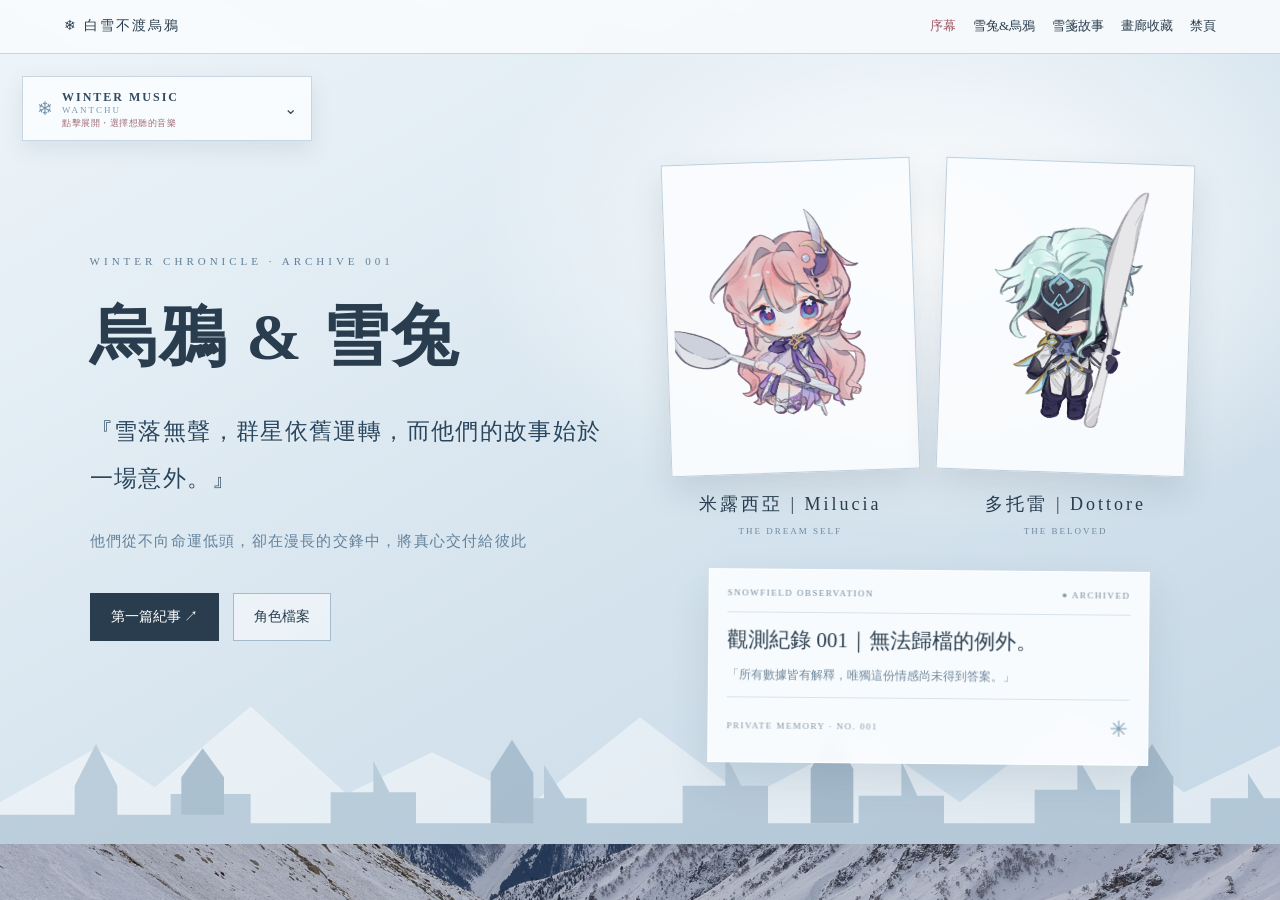
<file: index.html>
<!DOCTYPE html>
<html lang="zh-Hant">
<head>
<meta charset="UTF-8">
<meta name="viewport" content="width=device-width, initial-scale=1">
<meta name="theme-color" content="#e8f0f6">
<title>白雪不渡烏鴉｜冬日紀事</title>
<style>
* { box-sizing: border-box; }
html, body { width: 100%; height: 100%; margin: 0; overflow: hidden; }
#siteFrame {
  position: fixed; inset: 0; width: 100%; height: 100%;
  border: 0; background: #e8f0f6; z-index: 1;
}
/* WINTER MUSIC PLAYER */
.winter-music {
  position: fixed;
  top: 76px;
  left: 22px;
  z-index: 50;
  width: min(290px, calc(100vw - 32px));
  color: #344b5f;
  font-family: Georgia, "Noto Serif TC", serif;
}
.winter-music-toggle {
  display: flex;
  align-items: center;
  justify-content: space-between;
  gap: 12px;
  width: 100%;
  padding: 10px 14px;
  color: #344b5f;
  background: rgba(249,252,254,.94);
  border: 1px solid #c7d6e2;
  box-shadow: 0 8px 22px rgba(47,70,90,.10);
  cursor: pointer;
  font: inherit;
  text-align: left;
  backdrop-filter: blur(10px);
}
.winter-music-toggle:hover { background: #fff; }
.winter-music-toggle-label {
  display: flex;
  align-items: center;
  gap: 9px;
  min-width: 0;
}
.winter-music-disc {
  color: #7895ad;
  font-size: 19px;
  line-height: 1;
}
.winter-music-toggle small {
  display: block;
  color: #8298aa;
  font-size: 9px;
  letter-spacing: 2px;
}
.winter-music-toggle .winter-music-hint {
  margin-top: 2px;
  color: #a06f78;
  font-size: 9px;
  letter-spacing: .5px;
}
.winter-music-panel {
  display: none;
  margin-top: 7px;
  padding: 15px;
  background: rgba(249,252,254,.97);
  border: 1px solid #c7d6e2;
  box-shadow: 0 14px 34px rgba(47,70,90,.16);
  backdrop-filter: blur(12px);
}
.winter-music.is-open .winter-music-panel { display: block; }
.winter-music-topline {
  display: flex;
  align-items: center;
  justify-content: space-between;
  margin-bottom: 12px;
  color: #8298aa;
  font-size: 9px;
  letter-spacing: 2px;
}
.winter-music-track {
  margin-bottom: 2px;
  color: #2e465a;
  font-size: 17px;
  overflow-wrap: anywhere;
}
.winter-music-subtitle {
  margin-bottom: 13px;
  color: #8298aa;
  font-size: 10px;
  letter-spacing: 1px;
}
.winter-music-select {
  width: 100%;
  margin: 0 0 12px;
  padding: 8px 10px;
  color: #405b70;
  background: #f1f6fa;
  border: 1px solid #d0dde7;
  font: inherit;
  font-size: 12px;
}
.winter-music-time {
  display: flex;
  justify-content: space-between;
  margin-bottom: 3px;
  color: #8298aa;
  font: 10px Georgia, serif;
  font-variant-numeric: tabular-nums;
}
.winter-music input[type="range"] {
  width: 100%;
  margin: 3px 0 10px;
  accent-color: #718fa8;
  cursor: pointer;
}
.winter-music-controls {
  display: flex;
  align-items: center;
  justify-content: center;
  gap: 22px;
  margin: 4px 0 12px;
}
.winter-music-controls button,
.winter-music-volume button {
  display: inline-flex;
  align-items: center;
  justify-content: center;
  padding: 0;
  color: #536f85;
  background: transparent;
  border: 0;
  cursor: pointer;
  font-size: 17px;
}
.winter-music-controls .winter-music-play {
  width: 39px;
  height: 39px;
  color: #fff;
  background: #344f65;
  border-radius: 50%;
  font-size: 15px;
}
.winter-music-volume {
  display: grid;
  grid-template-columns: 18px 1fr 30px;
  align-items: center;
  gap: 8px;
  color: #7891a5;
  font-size: 10px;
}
.winter-music-volume input { margin: 0 !important; }
.winter-music-note {
  margin-top: 11px;
  color: #9aabba;
  font-size: 8px;
  letter-spacing: 1.7px;
  text-align: center;
}
.winter-music button:focus-visible,
.winter-music select:focus-visible,
.winter-music input:focus-visible {
  outline: 2px solid #789ab2;
  outline-offset: 3px;
}
@media (max-width: 600px) {
  .winter-music {
    top: 12px;
    left: 12px;
    width: min(260px, calc(100vw - 24px));
  }
  .winter-music-panel { padding: 12px; }
}


.winter-music { z-index: 9999; }
</style>
</head>
<body>
<iframe id="siteFrame" name="siteFrame" src="home.html" title="白雪不渡烏鴉網站內容"></iframe>

<!-- 全站共用播放器：留在外層，不會隨內頁切換而重新載入 -->
<aside class="winter-music" id="winterMusic">
  <button class="winter-music-toggle" id="musicToggle" type="button"
          aria-expanded="false" aria-controls="musicPanel">
    <span class="winter-music-toggle-label">
      <span class="winter-music-disc" aria-hidden="true">❄</span>
      <span>
        <strong style="font-size:12px;letter-spacing:2px;">WINTER MUSIC</strong>
        <small id="musicMiniTitle">選擇一首冬日旋律</small>
        <small class="winter-music-hint">點擊展開・選擇想聽的音樂</small>
      </span>
    </span>
    <span id="musicChevron" aria-hidden="true">⌄</span>
  </button>
  <div class="winter-music-panel" id="musicPanel">
    <div class="winter-music-topline">
      <span>NOW PLAYING</span><span id="musicTrackNumber">TRACK 01 / 03</span>
    </div>
    <div class="winter-music-track" id="musicTrackTitle">WANTCHU</div>
    <div class="winter-music-subtitle">WINTER CHRONICLE · MUSIC ARCHIVE</div>
    <label for="musicSelect" class="winter-music-subtitle">PLAYLIST</label>
    <select class="winter-music-select" id="musicSelect">
      <option value="0">01 · WANTCHU</option>
      <option value="1">02 · 心の在り処</option>
      <option value="2">03 · 星月夜</option>
    </select>
    <div class="winter-music-time">
      <span id="musicCurrentTime">0:00</span><span id="musicDuration">0:00</span>
    </div>
    <input id="musicSeek" type="range" min="0" max="100" value="0" step="0.1" aria-label="歌曲播放進度">
    <div class="winter-music-controls">
      <button type="button" id="musicPrev" aria-label="上一首">|◀</button>
      <button type="button" class="winter-music-play" id="musicPlay" aria-label="播放">▶</button>
      <button type="button" id="musicNext" aria-label="下一首">▶|</button>
    </div>
    <div class="winter-music-volume">
      <span aria-hidden="true">♫</span>
      <input id="musicVolume" type="range" min="0" max="1" value="0.65" step="0.01" aria-label="音量">
      <span id="musicVolumeText">65%</span>
    </div>
    <div class="winter-music-note">A QUIET MOMENT IN THE SNOW</div>
  </div>
  <audio id="winterAudio" preload="metadata"></audio>
</aside>

<script>
(() => {
  const tracks = [
    { title: "WANTCHU", file: "audio/WANTCHU-keshi.mp3" },
    { title: "心の在り処", file: "audio/" + encodeURIComponent("《心の在り処》.mp3") },
    { title: "星月夜", file: "audio/" + encodeURIComponent("《星月夜》.mp3") }
  ];
  const player = document.getElementById("winterMusic");
  const audio = document.getElementById("winterAudio");
  const toggle = document.getElementById("musicToggle");
  const chevron = document.getElementById("musicChevron");
  const select = document.getElementById("musicSelect");
  const title = document.getElementById("musicTrackTitle");
  const miniTitle = document.getElementById("musicMiniTitle");
  const number = document.getElementById("musicTrackNumber");
  const playButton = document.getElementById("musicPlay");
  const seek = document.getElementById("musicSeek");
  const currentTime = document.getElementById("musicCurrentTime");
  const duration = document.getElementById("musicDuration");
  const volume = document.getElementById("musicVolume");
  const volumeText = document.getElementById("musicVolumeText");
  let currentTrack = 0, seeking = false;

  const fmt = s => Number.isFinite(s)
    ? Math.floor(s / 60) + ":" + String(Math.floor(s % 60)).padStart(2, "0")
    : "0:00";

  function updateLabels() {
    title.textContent = miniTitle.textContent = tracks[currentTrack].title;
    number.textContent = "TRACK " + String(currentTrack + 1).padStart(2, "0") + " / 03";
    select.value = String(currentTrack);
  }
  function loadTrack(index, autoplay = false) {
    currentTrack = (index + tracks.length) % tracks.length;
    audio.pause();
    audio.src = tracks[currentTrack].file;
    audio.load();
    updateLabels();
    seek.value = 0; currentTime.textContent = "0:00"; duration.textContent = "0:00";
    updatePlay();
    if (autoplay) audio.play().catch(() => updatePlay());
  }
  function updatePlay() {
    const playing = !audio.paused;
    playButton.textContent = playing ? "Ⅱ" : "▶";
    playButton.setAttribute("aria-label", playing ? "暫停" : "播放");
  }
  toggle.addEventListener("click", () => {
    const open = player.classList.toggle("is-open");
    toggle.setAttribute("aria-expanded", String(open));
    chevron.textContent = open ? "⌃" : "⌄";
  });
  playButton.addEventListener("click", () => {
    if (audio.paused) audio.play().catch(() => updatePlay());
    else audio.pause();
  });
  document.getElementById("musicPrev").addEventListener("click", () => loadTrack(currentTrack - 1, true));
  document.getElementById("musicNext").addEventListener("click", () => loadTrack(currentTrack + 1, true));
  select.addEventListener("change", () => loadTrack(Number(select.value), true));
  audio.addEventListener("play", updatePlay);
  audio.addEventListener("pause", updatePlay);
  audio.addEventListener("ended", () => loadTrack(currentTrack + 1, true));
  audio.addEventListener("loadedmetadata", () => {
    duration.textContent = fmt(audio.duration);
    seek.max = Number.isFinite(audio.duration) ? audio.duration : 0;
  });
  audio.addEventListener("timeupdate", () => {
    if (!seeking) seek.value = audio.currentTime || 0;
    currentTime.textContent = fmt(audio.currentTime);
  });
  seek.addEventListener("input", () => {
    seeking = true; currentTime.textContent = fmt(Number(seek.value));
  });
  seek.addEventListener("change", () => {
    audio.currentTime = Number(seek.value); seeking = false;
  });
  volume.addEventListener("input", () => {
    audio.volume = Number(volume.value);
    volumeText.textContent = Math.round(audio.volume * 100) + "%";
  });
  audio.volume = Number(volume.value);
  loadTrack(0, false);
})();
</script>
  <script src="protection.js"></script>
  
<!-- ORIGINAL WORK COPYRIGHT -->
<footer class="copyright-notice">
  <h3>© 白雪不渡烏鴉</h3>

  <div class="copyright-divider"></div>

  <p class="copyright-heading">
    ORIGINAL WORK · ALL RIGHTS RESERVED
  </p>

  <p>
    本網站之原創角色、插畫、文字、視覺設計與網頁編排，均屬創作者原創內容。
  </p>

  <p>
    未經創作者事先同意，請勿擅自複製、仿製、修改、轉載或將作品作為其他創作之素材。
  </p>

  <small>
    Please respect the creator's original work.
  </small>
</footer>

</body>
</html>
</file>
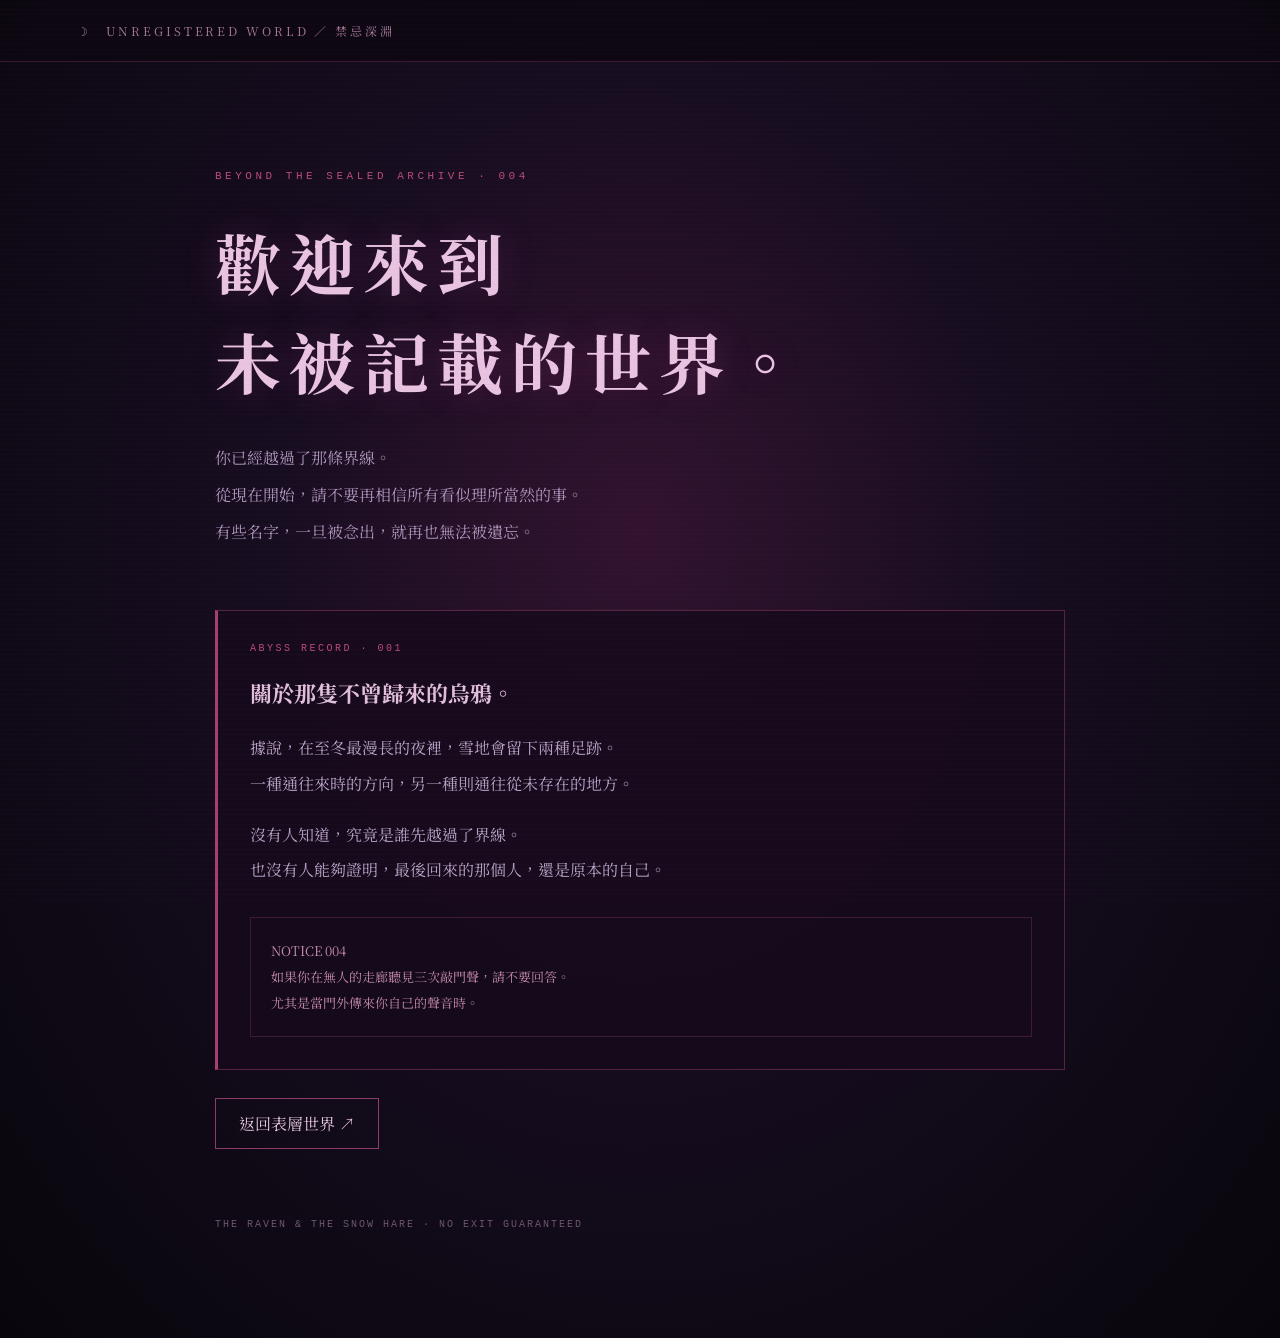
<file: abyss.html>
<!DOCTYPE html>
<html lang="zh-Hant">
<head>
<meta charset="UTF-8">
<meta name="viewport" content="width=device-width, initial-scale=1">
<title>禁忌深淵｜未記載的世界</title>

<style>
@import url('https://fonts.googleapis.com/css2?family=Noto+Serif+TC:wght@400;500;700;900&display=swap');

* { box-sizing: border-box; }

:root {
  --bg: #09060e;
  --pink: #d889b7;
  --red: #9d315f;
  --text: #c9b6d4;
}

body {
  margin: 0;
  min-height: 100vh;
  background:
    radial-gradient(ellipse at 50% 40%, #32132f 0%, #170d20 40%, #08060c 100%);
  color: var(--text);
  font-family: 'Noto Serif TC', serif;
}

body::before {
  content: "";
  position: fixed;
  inset: 0;
  pointer-events: none;
  background: repeating-linear-gradient(
    to bottom,
    transparent 0px,
    transparent 4px,
    rgba(213, 85, 164, .06) 5px
  );
}

header {
  padding: 22px 6%;
  border-bottom: 1px solid rgba(198, 86, 151, .25);
  background: rgba(12, 7, 16, .8);
  font-size: 12px;
  letter-spacing: .24em;
  color: #a77b9d;
}

main {
  width: min(850px, 90%);
  margin: 12vh auto;
}

.eyebrow {
  font: 11px monospace;
  letter-spacing: .32em;
  color: #b94d78;
}

h1 {
  font-size: clamp(35px, 7vw, 66px);
  line-height: 1.5;
  color: #e8c4e1;
  letter-spacing: .12em;
  margin: 30px 0;
  text-shadow: 0 0 35px rgba(191, 58, 147, .25);
}

.intro {
  line-height: 2.3;
  color: #ad95bb;
}

.record {
  margin-top: 60px;
  padding: 32px;
  border: 1px solid rgba(185, 77, 120, .4);
  border-left: 3px solid #a63f72;
  background: rgba(22, 10, 28, .85);
}

.record-label {
  font: 10px monospace;
  letter-spacing: .25em;
  color: #b94d78;
}

.record h2 {
  color: #e1bfdc;
  font-size: 22px;
  line-height: 1.8;
}

.record p {
  line-height: 2.2;
  color: #b9a3c7;
}

.warning {
  margin-top: 30px;
  padding: 20px;
  border: 1px solid rgba(185, 77, 120, .25);
  color: #c58aad;
  font-size: 13px;
  line-height: 2;
}

a {
  display: inline-block;
  margin-top: 28px;
  padding: 13px 23px;
  border: 1px solid #8c3c68;
  color: #e6c7df;
  text-decoration: none;
  transition: .3s;
}

a:hover {
  background: #612544;
}

footer {
  margin-top: 70px;
  color: #6f566f;
  font: 10px monospace;
  letter-spacing: .2em;
}
</style>
</head>

<body>
<header>☽　UNREGISTERED WORLD ／ 禁忌深淵</header>

<main>
  <div class="eyebrow">BEYOND THE SEALED ARCHIVE · 004</div>

  <h1>歡迎來到<br>未被記載的世界。</h1>

  <p class="intro">
    你已經越過了那條界線。<br>
    從現在開始，請不要再相信所有看似理所當然的事。<br>
    有些名字，一旦被念出，就再也無法被遺忘。
  </p>

  <section class="record">
    <div class="record-label">ABYSS RECORD · 001</div>
    <h2>關於那隻不曾歸來的烏鴉。</h2>

    <p>
      據說，在至冬最漫長的夜裡，雪地會留下兩種足跡。<br>
      一種通往來時的方向，另一種則通往從未存在的地方。
    </p>

    <p>
      沒有人知道，究竟是誰先越過了界線。<br>
      也沒有人能夠證明，最後回來的那個人，還是原本的自己。
    </p>

    <div class="warning">
      NOTICE 004<br>
      如果你在無人的走廊聽見三次敲門聲，請不要回答。<br>
      尤其是當門外傳來你自己的聲音時。
    </div>
  </section>

  <a href="index.html">返回表層世界 ↗</a>

  <footer>
    THE RAVEN & THE SNOW HARE · NO EXIT GUARANTEED
  </footer>
</main>
  <script src="protection.js"></script>
</body>
</html>
</file>
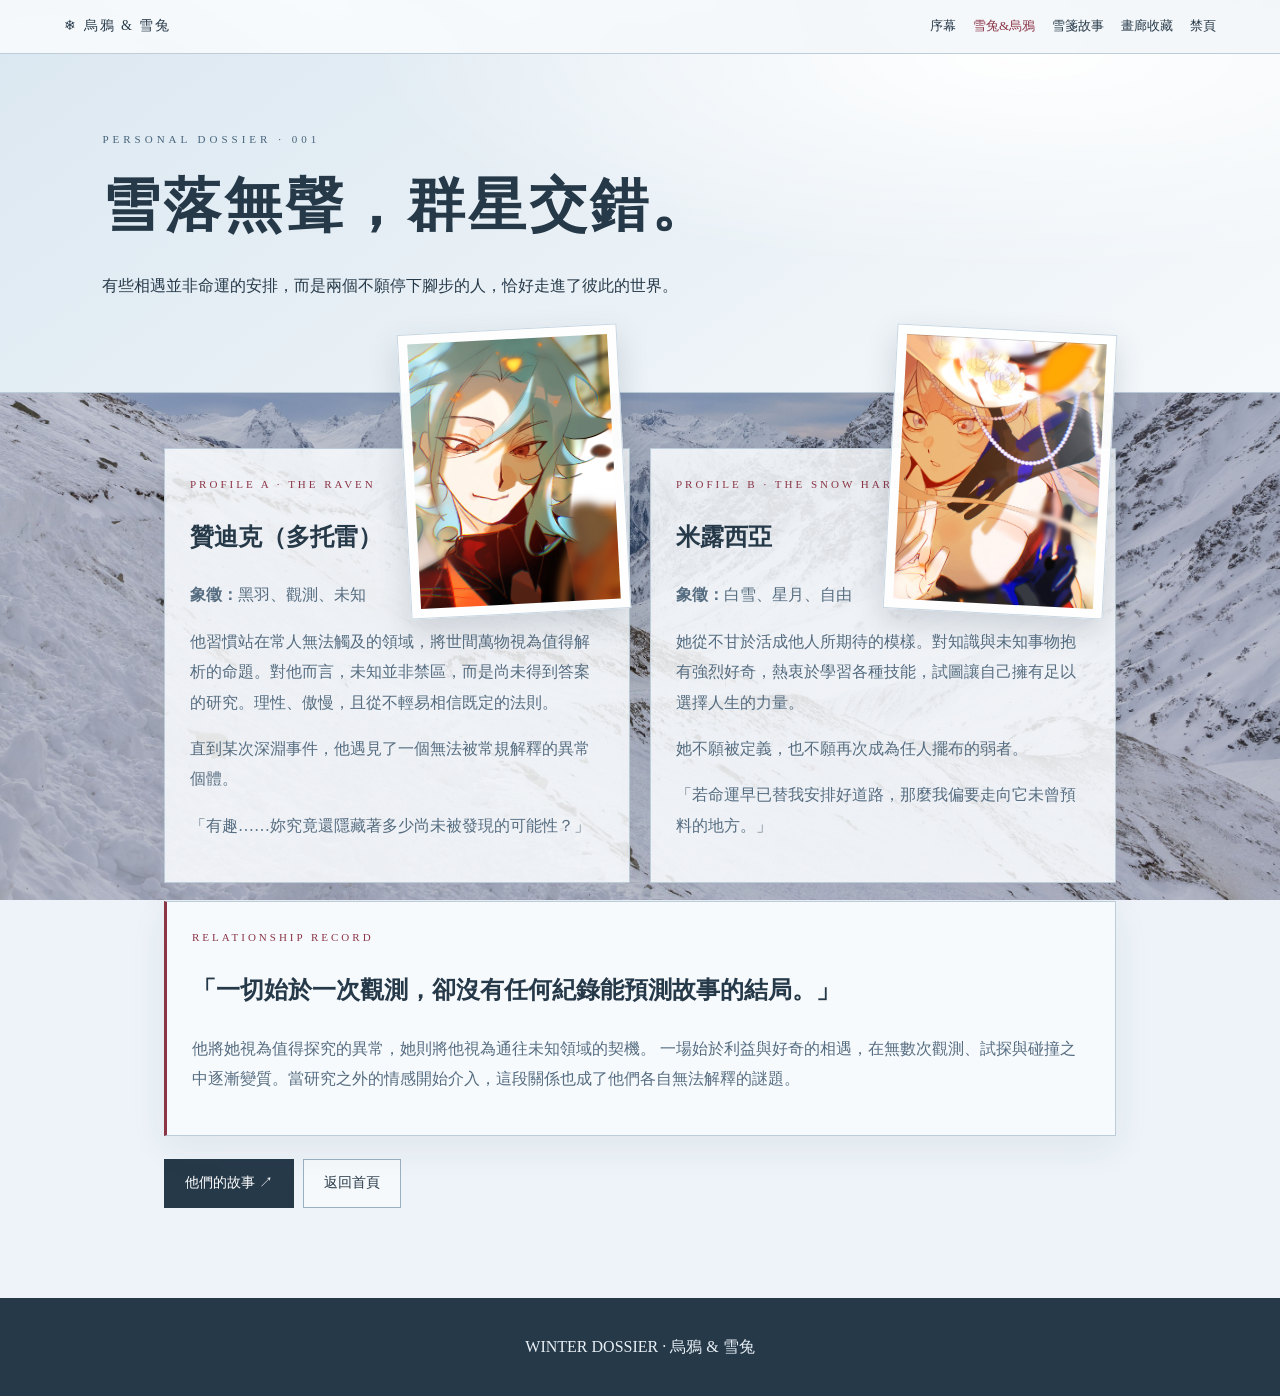
<file: characters.html>
<!DOCTYPE html>
<html lang="zh-Hant">
<head>
<meta charset="UTF-8">
<meta name="viewport" content="width=device-width, initial-scale=1">
<title>角色檔案｜烏鴉 & 雪兔</title>
<link rel="stylesheet" href="style.css">
</head>
<body>
<header class="site-header">
  <a class="logo" href="home.html" target="siteFrame">❄ 烏鴉 & 雪兔</a>
  <nav class="site-nav">
    <a href="home.html" target="siteFrame">序幕</a>
    <a href="characters.html" target="siteFrame" aria-current="page">雪兔&烏鴉</a>
    <a href="stories.html" target="siteFrame">雪箋故事</a>
    <a href="gallery.html" target="siteFrame">畫廊收藏</a>
    <a href="secret.html" target="_top">禁頁</a>
  </nav>
</header>

<section class="page-banner">
  <div class="eyebrow">PERSONAL DOSSIER · 001</div>
  <h1>雪落無聲，群星交錯。</h1>
  <p>有些相遇並非命運的安排，而是兩個不願停下腳步的人，恰好走進了彼此的世界。</p>
</section>

<main class="content">
  <div class="grid">
    <article class="card">
      <div class="floating-portrait portrait-raven">
  <img src="images/dh.png" alt="多托雷">
</div>
      <div class="card-label">PROFILE A · THE RAVEN</div>
      <h2>贊迪克（多托雷）</h2>
      <p><strong>象徵：</strong>黑羽、觀測、未知</p>
      <p>他習慣站在常人無法觸及的領域，將世間萬物視為值得解析的命題。對他而言，未知並非禁區，而是尚未得到答案的研究。理性、傲慢，且從不輕易相信既定的法則。</p>
      <p>直到某次深淵事件，他遇見了一個無法被常規解釋的異常個體。</p>
      <p>「有趣……妳究竟還隱藏著多少尚未被發現的可能性？」</p>
    </article>

    <article class="card">
      <div class="floating-portrait portrait-hare">
  <img src="images/mh.png" alt="米露西亞">
</div>
      <div class="card-label">PROFILE B · THE SNOW HARE</div>
      <h2>米露西亞</h2>
      <p><strong>象徵：</strong>白雪、星月、自由</p>
      <p>她從不甘於活成他人所期待的模樣。對知識與未知事物抱有強烈好奇，熱衷於學習各種技能，試圖讓自己擁有足以選擇人生的力量。</p>
      <p>她不願被定義，也不願再次成為任人擺布的弱者。</p>
      <p>「若命運早已替我安排好道路，那麼我偏要走向它未曾預料的地方。」</p>
    </article>
  </div>

  <article class="card story-card">
    <div class="card-label">RELATIONSHIP RECORD</div>
    <h2>「一切始於一次觀測，卻沒有任何紀錄能預測故事的結局。」</h2>
    <p>他將她視為值得探究的異常，她則將他視為通往未知領域的契機。

一場始於利益與好奇的相遇，在無數次觀測、試探與碰撞之中逐漸變質。當研究之外的情感開始介入，這段關係也成了他們各自無法解釋的謎題。</p>
    <p class="small"。</p>
  </article>

  <a class="btn" href="stories.html" target="siteFrame">他們的故事 ↗</a>
  <a class="btn btn-outline" href="home.html" target="siteFrame">返回首頁</a>
</main>

<footer><p>WINTER DOSSIER · 烏鴉 &amp; 雪兔</p></footer>
  <script src="protection.js"></script>
</body>
</html>
</file>
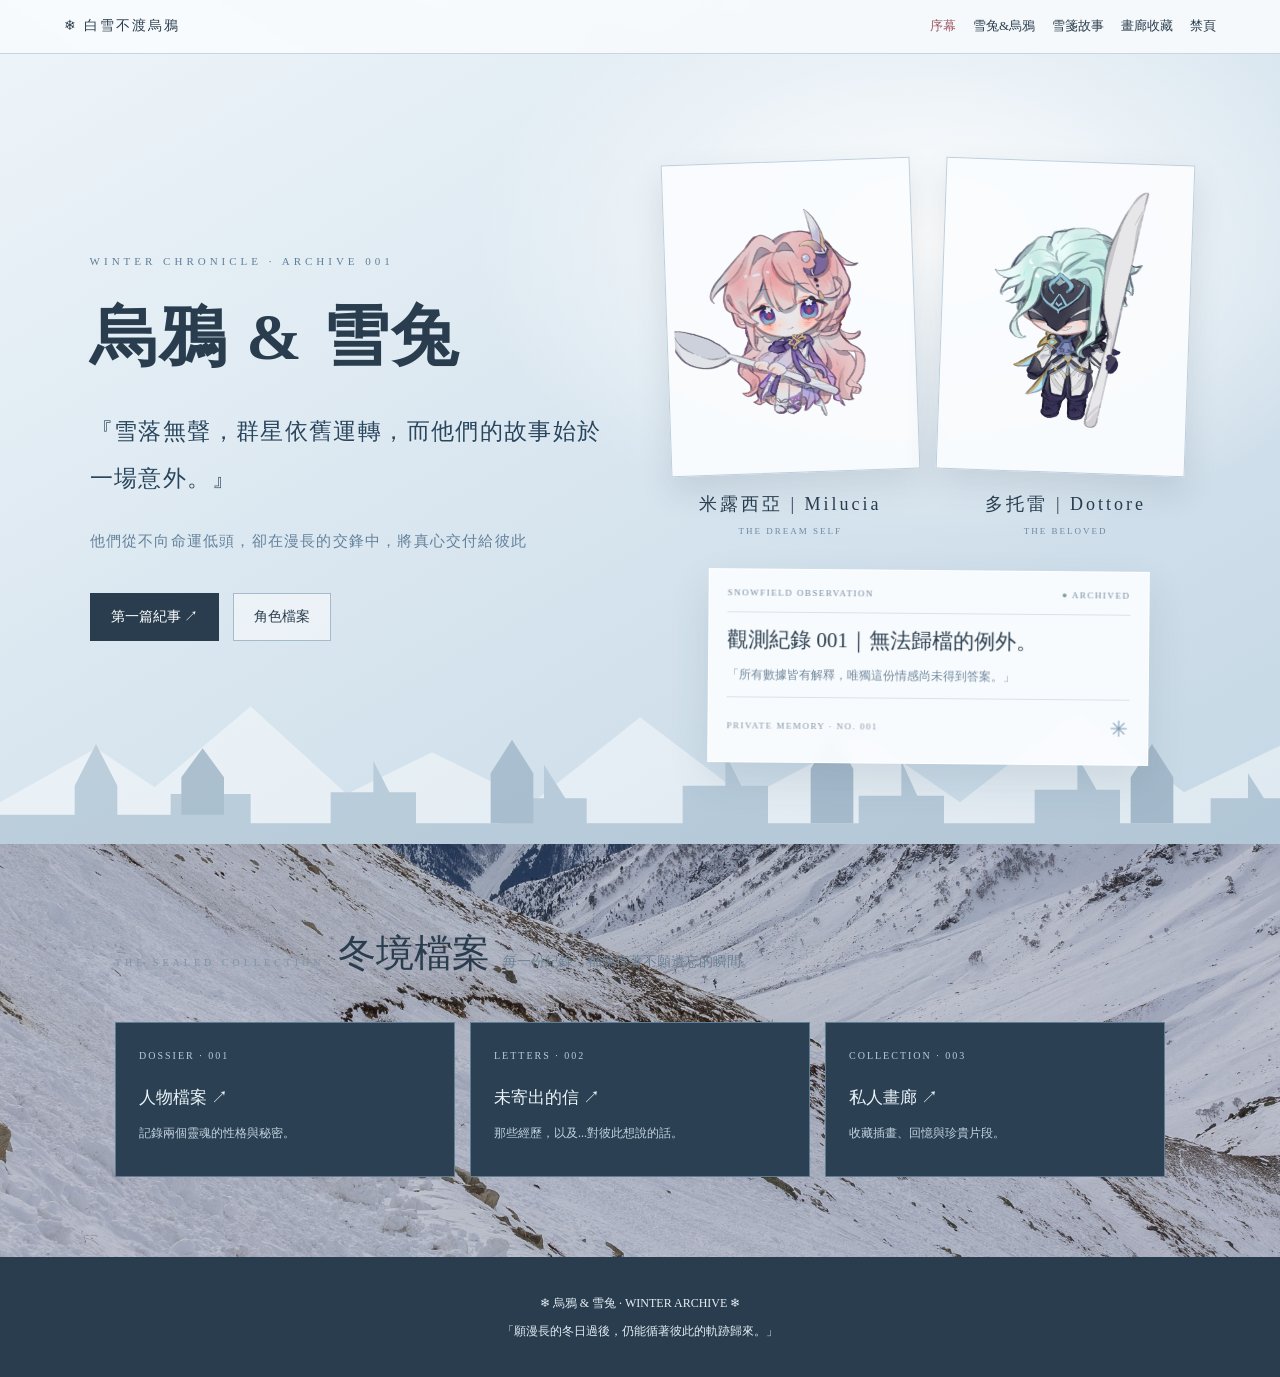
<file: home.html>
<!DOCTYPE html>
<html lang="zh-Hant">
<head>
<meta charset="UTF-8">
<meta name="viewport" content="width=device-width, initial-scale=1">
<meta name="theme-color" content="#dce8f1">
<meta name="description" content="烏鴉與雪兔的私人冬境檔案。">
<title>白雪不渡烏鴉｜至冬觀測紀錄</title>

<link rel="stylesheet" href="style.css">

<style>
:root {
  --ink: #293d4e;
  --blue: #607f99;
  --muted: #71899d;
  --line: #c7d6e2;
  --paper: rgba(250,252,254,.95);
}

* { box-sizing: border-box; }

html { scroll-behavior: smooth; }

body {
  margin: 0;
  color: var(--ink);
  background: #e8f0f6;
  font-family: Georgia, "Noto Serif TC", serif;
  line-height: 1.9;
}

a { color: inherit; text-decoration: none; }

/* 導覽列 */

.site-header {
  position: relative;
  z-index: 10;
  display: flex;
  align-items: center;
  justify-content: space-between;
  flex-wrap: wrap;
  gap: 12px;
  padding: 13px 5%;
  background: rgba(248,251,253,.96);
  border-bottom: 1px solid var(--line);
}

.logo {
  font-size: 14px;
  letter-spacing: 2px;
}

.site-nav {
  display: flex;
  flex-wrap: wrap;
  gap: 17px;
  font-size: 13px;
}

.site-nav a:hover,
.site-nav a[aria-current="page"] {
  color: #a05c69;
}

/* 首頁主視覺 */

.winter-hero {
  position: relative;
  isolation: isolate;
  display: grid;
  grid-template-columns: 1fr 1fr;
  align-items: center;
  gap: clamp(28px, 4vw, 60px);
  min-height: 790px;
  padding: 65px 7%;
  overflow: hidden;
  background:
    radial-gradient(
      ellipse at 73% 24%,
      #ffffff,
      transparent 35%
    ),
    linear-gradient(
      150deg,
      #edf4f9,
      #d6e4ee 55%,
      #c5d7e5
    );
}

.winter-copy {
  position: relative;
  z-index: 2;
  max-width: 650px;
  padding: 25px 0;
}

.winter-eyebrow {
  color: var(--blue);
  font-size: 11px;
  letter-spacing: 4px;
}

.winter-title {
  margin: 22px 0 28px;
  font-size: clamp(43px, 5.2vw, 76px);
  line-height: 1.3;
  letter-spacing: 2px;
}

.winter-quote {
  margin: 0 0 24px;
  font-size: clamp(16px, 1.6vw, 20px);
  line-height: 2;
}

.winter-description {
  margin-bottom: 32px;
  color: var(--blue);
  font-size: 15px;
  line-height: 2.2;
}

.winter-actions {
  display: flex;
  flex-wrap: wrap;
  gap: 9px;
}

.btn {
  display: inline-block;
  padding: 10px 20px;
  color: white;
  background: var(--ink);
  border: 1px solid var(--ink);
  font: inherit;
  font-size: 14px;
  transition: background .25s, transform .25s;
}

.btn:hover {
  background: #4a667e;
  transform: translateY(-2px);
}

.btn-outline {
  color: var(--ink);
  background: rgba(255,255,255,.5);
  border-color: #a5bacb;
}

/* 右側人物區：放大兩張照片 */

.winter-right {
  display: flex;
  flex-direction: column;
  align-items: center;
  gap: 30px;
  width: 100%;
  max-width: 620px;
  justify-self: center;
  padding-top: 28px;
}

.portrait-pair {
  display: grid;
  grid-template-columns: repeat(2, minmax(0, 1fr));
  gap: clamp(14px, 2.2vw, 26px);
  width: 100%;
}

.portrait-item {
  min-width: 0;
  text-align: center;
}

.portrait-frame {
  position: relative;
  overflow: hidden;
  width: 100%;
  aspect-ratio: 4 / 5;
  padding: 7px;
  background: var(--paper);
  border: 1px solid #bdcfdd;
  box-shadow: 0 15px 32px rgba(47,70,90,.14);
  transition:
    transform .45s ease,
    box-shadow .45s ease;
}

.portrait-item:first-child .portrait-frame {
  transform: rotate(-2deg);
}

.portrait-item:last-child .portrait-frame {
  transform: rotate(2deg);
}

.portrait-item:first-child .portrait-frame:hover,
.portrait-item:last-child .portrait-frame:hover {
  transform: translateY(-8px) rotate(0deg) scale(1.025);
  box-shadow: 0 24px 42px rgba(47,70,90,.22);
}

.portrait-frame img {
  display: block;
  width: 100%;
  height: 100%;
  object-fit: cover;
  transition: transform .65s ease;
}

.portrait-frame:hover img {
  transform: scale(1.07);
}

.portrait-name {
  margin: 14px 0 0;
  font-size: 18px;
  font-weight: normal;
  letter-spacing: 3px;
}

.portrait-label {
  margin: 2px 0 0;
  color: var(--muted);
  font-size: 9px;
  letter-spacing: 2px;
}

/* 下方觀測紀錄：縮小並置中 */

.observation-card {
  width: 84%;
  max-width: 460px;
  padding: 15px 18px;
  background: var(--paper);
  border: 1px solid white;
  box-shadow: 0 17px 38px rgba(47,70,90,.12);
  transform: rotate(.5deg);
  transition:
    transform .35s ease,
    box-shadow .35s ease;
}

.observation-card:hover {
  transform: rotate(0deg) translateY(-3px);
  box-shadow: 0 23px 42px rgba(47,70,90,.17);
}

.observation-topline {
  display: flex;
  justify-content: space-between;
  align-items: center;
  flex-wrap: wrap;
  gap: 8px;
  padding-bottom: 10px;
  border-bottom: 1px solid #d7e2eb;
  color: #71899d;
  font-size: 9px;
  letter-spacing: 1.5px;
}

.observation-status::before {
  content: "● ";
  color: #819d9b;
}

.observation-caption {
  padding: 10px 0;
}

.observation-caption h2 {
  margin: 0 0 5px;
  font-size: clamp(16px, 1.7vw, 21px);
  font-weight: normal;
  line-height: 1.7;
}

.observation-caption p {
  margin: 0;
  color: #71899d;
  font-size: 12px;
  line-height: 1.9;
}

.observation-bottom {
  display: flex;
  align-items: center;
  justify-content: space-between;
  padding-top: 8px;
  border-top: 1px solid #d7e2eb;
  color: #8295a6;
  font-size: 9px;
  letter-spacing: 1.5px;
}

.iris-mark {
  color: #819eb4;
  font-size: 22px;
}

/* 冰雪城市剪影 */

.winter-skyline {
  position: absolute;
  z-index: -1;
  bottom: 0;
  left: 0;
  width: 100%;
  height: 150px;
  opacity: .45;
  pointer-events: none;
}

.winter-skyline .mountains { fill: white; }
.winter-skyline .city { fill: #9bb3c6; }
.winter-skyline .towers { fill: #7894aa; }

/* 下方導覽 */

.winter-sections {
  width: min(1100px, 100%);
  margin: auto;
  padding: 65px 25px 80px;
}

.section-heading { margin-bottom: 25px; }

.section-heading small {
  color: #7d94a8;
  font-size: 10px;
  letter-spacing: 4px;
}

.section-heading h2 {
  margin: 8px 0;
  font-size: clamp(27px, 4vw, 38px);
  font-weight: normal;
}

.section-heading p {
  color: #6c8295;
  font-size: 14px;
}

.door-grid {
  display: grid;
  grid-template-columns: repeat(3, minmax(0, 1fr));
  gap: 15px;
}

.door {
  display: block;
  min-height: 155px;
  padding: 23px;
  color: #eaf2f8;
  background: #2b4153;
  border: 1px solid #607d94;
  transition: transform .25s, background .25s;
}

.door:hover {
  transform: translateY(-4px);
  background: #3c566c;
}

.door small {
  display: block;
  margin-bottom: 17px;
  color: #b7cddd;
  font-size: 10px;
  letter-spacing: 2px;
}

.door strong {
  display: block;
  font-weight: normal;
  font-size: 17px;
}

.door span {
  display: block;
  margin-top: 8px;
  color: #c3d3e0;
  font-size: 12px;
}

.winter-footer {
  padding: 30px 20px;
  color: #e5eef5;
  background: #293d4e;
  text-align: center;
}

.winter-footer p {
  margin: 5px 0;
  font-size: 12px;
}

/* 手機與窄螢幕 */

@media (max-width: 800px) {
  .winter-hero {
    grid-template-columns: 1fr;
    min-height: auto;
    gap: 28px;
    padding: 45px 7% 65px;
  }

  .winter-copy {
    padding: 10px 0;
  }

  .winter-title {
    font-size: clamp(40px, 10vw, 65px);
  }

  .winter-right {
    width: 100%;
    max-width: 580px;
    padding-top: 0;
    gap: 25px;
  }

  .portrait-pair {
    gap: 16px;
  }

  .portrait-frame {
    padding: 6px;
  }

  .observation-card {
    width: 88%;
  }

  .door-grid {
    grid-template-columns: 1fr;
  }
}

@media (max-width: 420px) {
  .site-header {
    padding: 12px 5%;
  }

  .site-nav {
    gap: 10px;
    font-size: 12px;
  }

  .portrait-pair {
    gap: 12px;
  }

  .portrait-name {
    font-size: 16px;
  }

  .observation-card {
    width: 94%;
    padding: 13px;
  }
}

@media (prefers-reduced-motion: reduce) {
  *, *::before, *::after {
    animation: none !important;
    transition: none !important;
    scroll-behavior: auto !important;
  }
}

</style>
</head>

<body>

<header class="site-header">
  <a class="logo" href="home.html" target="siteFrame">❄ 白雪不渡烏鴉</a>

  <nav class="site-nav" aria-label="主要導覽">
    <a href="home.html" target="siteFrame" aria-current="page">序幕</a>
    <a href="characters.html" target="siteFrame">雪兔&烏鴉</a>
    <a href="stories.html" target="siteFrame">雪箋故事</a>
    <a href="gallery.html" target="siteFrame">畫廊收藏</a>
    <a href="secret.html" target="_top">禁頁</a>
  </nav>
</header>

<main>

<section class="winter-hero">

  <svg class="winter-skyline"
       viewBox="0 0 1200 180"
       preserveAspectRatio="none"
       aria-hidden="true">
    <g class="mountains">
      <path d="M0 130 L90 65 L145 112 L235 15 L325 120 L405 70 L500 130 L600 28 L700 125 L810 50 L900 130 L1010 20 L1110 118 L1200 62 L1200 180 L0 180Z"/>
    </g>
    <g class="city">
      <path d="M0 145 L70 145 L70 110 L90 60 L110 110 L110 145 L160 145 L160 120 L195 120 L195 85 L210 120 L235 120 L235 155 L310 155 L310 118 L350 118 L350 80 L365 118 L390 118 L390 155 L470 155 L470 125 L510 125 L510 85 L530 125 L550 125 L550 155 L640 155 L640 110 L680 110 L680 72 L695 110 L720 110 L720 155 L805 155 L805 122 L845 122 L845 80 L860 122 L885 122 L885 155 L970 155 L970 115 L1010 115 L1010 75 L1028 115 L1050 115 L1050 155 L1135 155 L1135 125 L1170 125 L1170 95 L1185 125 L1200 125 L1200 180 L0 180Z"/>
    </g>
    <g class="towers">
      <path d="M170 145 L170 100 L190 65 L210 100 L210 145Z M460 155 L460 95 L480 55 L500 95 L500 155Z M760 155 L760 90 L780 45 L800 90 L800 155Z M1060 155 L1060 100 L1080 60 L1100 100 L1100 155Z"/>
    </g>
  </svg>

  <div class="winter-copy">

    <div class="winter-eyebrow">
      WINTER CHRONICLE · ARCHIVE 001
    </div>

    <h1 class="winter-title">烏鴉 &amp; 雪兔</h1>

    <p class="hero-quote">『雪落無聲，群星依舊運轉，而他們的故事始於一場意外。』</p>

     <p class="hero-description">他們從不向命運低頭，卻在漫長的交鋒中，將真心交付給彼此</p>

    <div class="winter-actions">
      <a class="btn" href="stories.html" target="siteFrame">第一篇紀事 ↗</a>
      <a class="btn btn-outline" href="characters.html" target="siteFrame">角色檔案</a>
    </div>

  </div>

  <div class="winter-right">

    <div class="portrait-pair">

      <article class="portrait-item">
        <div class="portrait-frame">
          <img
            src="images/01.PNG" alt="米露西亞的大頭照">
        </div>
        <h2 class="portrait-name">米露西亞 | Milucia</h2>
        <p class="portrait-label">THE DREAM SELF</p>
      </article>

      <article class="portrait-item">
        <div class="portrait-frame">
          <img
            src="images/02.PNG" alt="多托雷的大頭照">
        </div>
        <h2 class="portrait-name">多托雷 | Dottore</h2>
        <p class="portrait-label">THE BELOVED</p>
      </article>

    </div>

    <article class="observation-card">

      <div class="observation-topline">
        <span>SNOWFIELD OBSERVATION</span>
        <span class="observation-status">ARCHIVED</span>
      </div>

      <div class="observation-caption">
        <h2>觀測紀錄 001｜無法歸檔的例外。</h2>
        <p>「所有數據皆有解釋，唯獨這份情感尚未得到答案。」</p>
      </div>

      <div class="observation-bottom">
        <span>PRIVATE MEMORY · NO. 001</span>
        <span class="iris-mark" aria-label="山茶花">✳</span>
      </div>

    </article>

  </div>

</section>

<section class="winter-sections">

  <div class="section-heading">
    <small>THE SEALED COLLECTION</small>
    <h2>冬境檔案</h2>
    <p>每一份紀錄，都保存著不願遺忘的瞬間。</p>
  </div>

  <div class="door-grid">

    <a class="door" href="characters.html" target="siteFrame">
      <small>DOSSIER · 001</small>
      <strong>人物檔案 ↗</strong>
      <span>記錄兩個靈魂的性格與秘密。</span>
    </a>

    <a class="door" href="stories.html" target="siteFrame">
      <small>LETTERS · 002</small>
      <strong>未寄出的信 ↗</strong>
      <span>那些經歷，以及...對彼此想說的話。</span>
    </a>

    <a class="door" href="gallery.html" target="siteFrame">
      <small>COLLECTION · 003</small>
      <strong>私人畫廊 ↗</strong>
      <span>收藏插畫、回憶與珍貴片段。</span>
    </a>

  </div>

</section>

</main>

<footer class="winter-footer">
  <p>❄ 烏鴉 &amp; 雪兔 · WINTER ARCHIVE ❄</p>
  <p>「願漫長的冬日過後，仍能循著彼此的軌跡歸來。」</p>
</footer>

<script src="protection.js"></script>
</body>
</html>
</file>
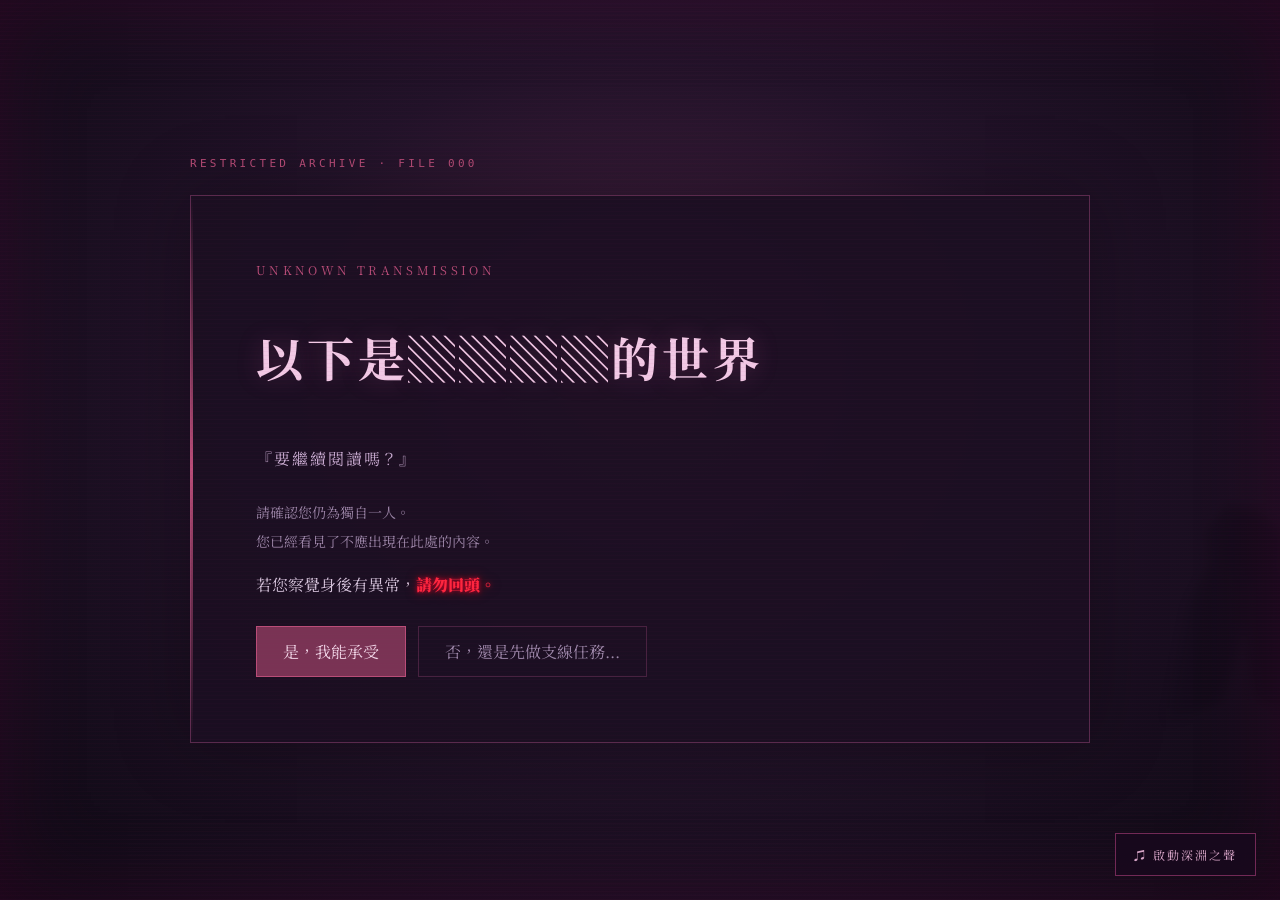
<file: secret.html>
<!DOCTYPE html>
<html lang="zh-Hant">
<head>
<meta charset="UTF-8">
<meta name="viewport" content="width=device-width, initial-scale=1">
<title>禁忌序幕｜歡迎來到更深層的世界</title>

<style>
@import url('https://fonts.googleapis.com/css2?family=Noto+Serif+TC:wght@400;500;700;900&display=swap');

:root {
  --bg: #100b18;
  --panel: rgba(27, 15, 34, .91);
  --pink: #e9a3cc;
  --red: #b94d78;
  --text: #d6c5dc;
  --muted: #9e88aa;
  --line: rgba(202, 94, 157, .35);
}

* { box-sizing: border-box; }

body {
  margin: 0;
  min-height: 100vh;
  background:
    radial-gradient(ellipse at 50% 42%, #45203f 0%, #211228 44%, #0d0913 100%);
  color: var(--text);
  font-family: 'Noto Serif TC', serif;
  overflow-x: hidden;
}

body::before {
  content: "";
  position: fixed;
  inset: 0;
  pointer-events: none;
  z-index: 5;
  opacity: .2;
  background: repeating-linear-gradient(
    to bottom,
    transparent 0px,
    transparent 4px,
    rgba(229, 151, 207, .08) 5px
  );
}

body::after {
  content: "";
  position: fixed;
  inset: 0;
  pointer-events: none;
  background: linear-gradient(
    90deg,
    rgba(179, 36, 111, .08),
    transparent 20%,
    transparent 80%,
    rgba(109, 53, 180, .08)
  );
}

button, input { font: inherit; }

button {
  cursor: pointer;
  transition: background .25s, color .25s, transform .25s;
}

button:hover {
  transform: translateY(-2px);
}

.page {
  position: relative;
  z-index: 1;
  width: min(900px, 92%);
  min-height: 100vh;
  margin: auto;
  display: flex;
  flex-direction: column;
  justify-content: center;
  padding: 70px 0;
}

.kicker {
  color: var(--red);
  font: 11px monospace;
  letter-spacing: .3em;
  text-transform: uppercase;
  margin-bottom: 25px;
}

.panel {
  padding: clamp(25px, 6vw, 65px);
  border: 1px solid var(--line);
  background: var(--panel);
  box-shadow: 0 0 70px rgba(0, 0, 0, .28);
  position: relative;
}

.panel::before {
  content: "";
  position: absolute;
  left: -1px;
  top: 0;
  bottom: 0;
  width: 3px;
  background: linear-gradient(transparent, var(--red), transparent);
}

h1 {
  min-height: 1.8em;
  font-size: clamp(27px, 5vw, 47px);
  line-height: 1.7;
  font-weight: 700;
  letter-spacing: .08em;
  color: #f2c9e5;
  text-shadow: 0 0 25px rgba(224, 92, 171, .25);
  overflow-wrap: anywhere;
}

#typedTitle span {
  display: inline-block;
  opacity: 0;
  animation: character-in .65s forwards;
}

@keyframes character-in {
  from {
    opacity: 0;
    transform: translateY(16px) rotate(3deg);
    filter: blur(8px);
  }
  to {
    opacity: 1;
    transform: translateY(0) rotate(0);
    filter: blur(0);
  }
}

.subtitle {
  color: #c6a9ce;
  letter-spacing: .12em;
  line-height: 2.2;
  margin: 22px 0;
}

.description {
  color: var(--muted);
  line-height: 2.1;
  font-size: 14px;
}

.actions {
  display: flex;
  flex-wrap: wrap;
  gap: 12px;
  margin-top: 30px;
}

.btn {
  border: 1px solid var(--red);
  padding: 13px 26px;
  background: rgba(137, 41, 94, .25);
  color: #f2d6e8;
}

.btn.primary {
  background: #793354;
}

.btn:hover {
  background: #a34476;
  color: white;
}

.btn.subtle {
  border-color: rgba(202, 94, 157, .25);
  background: transparent;
  color: var(--muted);
}

.step {
  display: none;
  animation: reveal .8s ease both;
}

.step.active { display: block; }

@keyframes reveal {
  from { opacity: 0; transform: translateY(14px); filter: blur(5px); }
  to { opacity: 1; transform: translateY(0); filter: blur(0); }
}

.field-label {
  display: block;
  color: var(--pink);
  font-size: 12px;
  letter-spacing: .18em;
  margin: 24px 0 10px;
}

input {
  width: 100%;
  border: 1px solid var(--line);
  border-radius: 0;
  padding: 15px 16px;
  background: rgba(8, 6, 14, .7);
  color: #f7e8f4;
  outline: none;
}

input:focus {
  border-color: var(--pink);
  box-shadow: 0 0 20px rgba(219, 100, 174, .12);
}

input::placeholder { color: #78647f; }

.note {
  min-height: 25px;
  color: var(--muted);
  font-size: 13px;
  line-height: 1.9;
  margin-top: 18px;
}

.warning-mark {
  color: var(--red);
  font-size: 12px;
  letter-spacing: .28em;
  margin-bottom: 20px;
}

.warning-title {
  color: #f0c6e4;
  font-size: clamp(24px, 4vw, 36px);
  line-height: 1.7;
  margin: 10px 0 24px;
}

.warning-body {
  border-top: 1px solid var(--line);
  border-bottom: 1px solid var(--line);
  padding: 23px 0;
  color: #cbb6d2;
  line-height: 2.2;
}

.warning-footer {
  display: flex;
  justify-content: space-between;
  flex-wrap: wrap;
  gap: 12px;
  margin-top: 24px;
  font: 10px monospace;
  letter-spacing: .16em;
  color: #aa789c;
}

.glitch {
  animation: glitch .2s steps(2, end) 4;
}

@keyframes glitch {
  0% { transform: translateX(0); text-shadow: 2px 0 #ed397d; }
  25% { transform: translateX(-3px); text-shadow: -2px 0 #7759f8; }
  50% { transform: translateX(2px); text-shadow: 2px 0 #ed397d; }
  75% { transform: translateX(-1px); }
  100% { transform: translateX(0); }
}

@media (prefers-reduced-motion: reduce) {
  *, *::before, *::after {
    animation-duration: .01ms !important;
    animation-iteration-count: 1 !important;
    transition-duration: .01ms !important;
  }
}
</style>
</head>

<body>
<main class="page">
  <div class="kicker">Restricted Archive · File 000</div>

  <section class="panel">

    <!-- 第一幕：逐字出現的主旨 -->
    <div class="step active" id="step1">
      <div class="warning-mark">UNKNOWN TRANSMISSION</div>
      <h1 id="typedTitle"></h1>

      <p class="subtitle">『要繼續閱讀嗎？』</p>
      <p class="description">
        請確認您仍為獨自一人。<br>
        您已經看見了不應出現在此處的內容。
        <p>若您察覺身後有異常，<span class="warning-text">請勿回頭。</span></p>
      </p>

      <div class="actions">
        <button class="btn primary" id="yesBtn">是，我能承受</button>
        <button class="btn subtle" id="noBtn">否，還是先做支線任務...</button>
      </div>
    </div>

    <!-- 第二幕：輸入瀏覽者名字 -->
    <div class="step" id="step2">
      <div class="warning-mark">VISITOR IDENTIFICATION</div>
      <h1>讓我知道你的名字。</h1>
      <p class="subtitle">既然選擇留下，就不要再假裝自己只是局外人。</p>

      <label class="field-label" for="visitorName">YOUR NAME</label>
      <input id="visitorName" maxlength="30"
        autocomplete="nickname" placeholder="在這裡留下你的名字……">

      <div class="actions">
        <button class="btn primary" id="nameBtn">確認身分</button>
        <button class="btn subtle" id="backBtn">我想離開TT</button>
      </div>
      <p class="note" id="nameNote" aria-live="polite"></p>
    </div>

    <!-- 第三幕：歡迎與通關密語 -->
    <div class="step" id="step3">
      <div class="warning-mark">IDENTITY RECORDED</div>
      <h1 id="welcomeTitle"></h1>
      <p class="subtitle">很好，你已經走到這裡了。現在，聽清楚。</p>

      <div class="warning-body">
        「如果你聽見三次鳴響，請不要回頭。」<br>
        「真正的入口，不在你看見的地方。」<br><br>
        <span style="color:#e9a3cc"><p class="password-clue">
  「冬雪不會告訴你答案。」<br>
  「請尋找夢境主人，生日誕生的月日。」
</p></span>
      </div>

      <label class="field-label" for="password">IDENTIFICATION PHRASE</label>
      <input id="password" type="password"
        inputmode="numeric" autocomplete="off"
        placeholder="輸入通關密語……">

      <div class="actions">
        <button class="btn primary" id="passwordBtn">是....這樣吧?</button>
        <button class="btn subtle" id="leaveBtn">我不知道</button>
      </div>
      <p class="note" id="passwordNote" aria-live="polite"></p>
    </div>

    <!-- 第四幕：正確或錯誤的怪談檔案 -->
    <div class="step" id="step4">
      <div class="warning-mark">ABYSSAL INCIDENT REPORT</div>
      <div id="resultCode" class="warning-mark">RECORD 003 · UNSEALED</div>
      <h1 class="warning-title glitch" id="resultTitle"></h1>

      <div class="warning-body" id="resultBody"></div>

      <div class="warning-footer">
        <span id="resultStatus">ARCHIVE STATUS: UNKNOWN</span>
        <span>DO NOT TURN BACK</span>
      </div>

      <div class="actions" id="resultActions"></div>
    </div>

  </section>
</main>

<script>
const HOME = "index.html";
const SECRET_PHRASE = "0629";

const titleText = "以下是▒▒▒▒的世界";
const titleNode = document.getElementById("typedTitle");

function typeTitle() {
  titleNode.replaceChildren();

  [...titleText].forEach((character, index) => {
    const span = document.createElement("span");
    span.textContent = character;
    span.style.animationDelay = `${index * 0.16}s`;
    titleNode.appendChild(span);
  });
}

function showStep(id) {
  document.querySelectorAll(".step").forEach(step => {
    step.classList.remove("active");
  });

  const next = document.getElementById(id);
  next.classList.add("active");

  if (id === "step4") {
    next.querySelector(".warning-title").classList.remove("glitch");
    void next.offsetWidth;
    next.querySelector(".warning-title").classList.add("glitch");
  }
}

function goHome() {
  window.location.href = HOME;
}

document.getElementById("yesBtn").addEventListener("click", () => {
  showStep("step2");
  document.getElementById("visitorName").focus();
});

document.getElementById("noBtn").addEventListener("click", goHome);
document.getElementById("backBtn").addEventListener("click", goHome);
document.getElementById("leaveBtn").addEventListener("click", goHome);

function acceptName() {
  const nameInput = document.getElementById("visitorName");
  const name = nameInput.value.trim();
  const note = document.getElementById("nameNote");

  if (!name) {
    note.textContent = "……你連名字都不願意留下嗎？";
    nameInput.focus();
    return;
  }

  document.getElementById("welcomeTitle").textContent =
    `那麼……歡迎你……愚昧或是勇敢的……${name}`;

  showStep("step3");
  document.getElementById("password").focus();
}

document.getElementById("nameBtn").addEventListener("click", acceptName);

document.getElementById("visitorName").addEventListener("keydown", event => {
  if (event.key === "Enter") acceptName();
});

let passwordAttempts = 0;
 

function showResult(success) {
  const title = document.getElementById("resultTitle");
  const body = document.getElementById("resultBody");
  const status = document.getElementById("resultStatus");
  const actions = document.getElementById("resultActions");
  const code = document.getElementById("resultCode");

  actions.replaceChildren();

  if (success) {
    showStep("step4");

    code.textContent = "RECORD 003 · ACCESS GRANTED";
    title.textContent = "你已經聽見第三次鳴響。";
    body.textContent =
      "檔案確認：訪客已通過第一道門檻。" +
      "請記住，這裡沒有任何一條路會帶你回到原本的世界。" +
      "若你仍決定向前，請推開那扇不該存在的門。";

    status.textContent = "ARCHIVE STATUS: UNSEALED";

    const enter = document.createElement("button");
    enter.className = "btn primary";
    enter.textContent = "我已做好覺悟，進入深淵";
    enter.addEventListener("click", () => {
      window.location.href = "abyss.html";
    });

    const home = document.createElement("button");
    home.className = "btn subtle";
    home.textContent = "返回表層世界";
    home.addEventListener("click", goHome);

    actions.append(enter, home);
    return;
  }

  passwordAttempts++;

  showStep("step4");
  code.textContent = "RECORD 003 · ACCESS DENIED";
  status.textContent = "ARCHIVE STATUS: SEALED";

  if (passwordAttempts >= 3) {
    title.textContent = "你這個……";
    body.textContent =
      "連這個答案都無法找到，你憑什麼認為自己了解我？";

    const overlay = document.createElement("div");
    overlay.className = "retry-overlay final-rejection";
    overlay.innerHTML =
      '<div class="retry-message">鴿子銜接之年……</div>' +
      '<div class="retry-subtitle">When the Doves Held Branches...</div>';

    document.body.appendChild(overlay);

   
window.setTimeout(() => {
  overlay.style.opacity = "0";
  document.body.style.transition = "opacity 2.5s ease";
  document.body.style.opacity = "0";

  window.setTimeout(() => {
    window.location.href = "index.html";
  }, 2500);
}, 3500);

    return;
  }

  title.textContent = "您並未做出覺悟。";
  body.textContent =
    "檔案拒絕開啟。你的回答已被記錄。" +
    "請重新考慮，你真的了解這裡嗎？";

  const retry = document.createElement("button");
  retry.className = "btn primary";
  retry.textContent = "再給我一次機會";

  retry.addEventListener("click", () => {
    const overlay = document.createElement("div");
    overlay.className = "retry-overlay";

    overlay.innerHTML =
      '<div class="retry-message">再給你機會</div>' +
      '<div class="retry-subtitle">ONE MORE CHANCE</div>';

    document.body.appendChild(overlay);

    window.setTimeout(() => {
      overlay.remove();
      showStep("step3");

      const passwordInput = document.getElementById("password");
      passwordInput.value = "";
      passwordInput.focus();
    }, 1500);
  });

  const home = document.createElement("button");
  home.className = "btn subtle";
  home.textContent = "返回首頁";
  home.addEventListener("click", goHome);

  actions.append(retry, home);
}



function submitPassword() {
  const password = document.getElementById("password").value.trim();

  if (password === SECRET_PHRASE) {
    showResult(true);
  } else {
    showResult(false);
  }
}

document.getElementById("passwordBtn").addEventListener("click", submitPassword);

document.getElementById("password").addEventListener("keydown", event => {
  if (event.key === "Enter") submitPassword();
});

typeTitle();
</script>
  
<style>
/* 禁忌深淵：忽明忽暗 */
body {
  animation: abyss-flicker 4s infinite;
}

@keyframes abyss-flicker {
  0%, 30%, 32%, 65%, 67%, 100% {
    filter: brightness(1);
  }
  31% {
    filter: brightness(0.65) contrast(1.2);
  }
  66% {
    filter: brightness(0.8);
  }
}

/* 紫紅色掃描線 */
body::after {
  content: "";
  position: fixed;
  inset: 0;
  pointer-events: none;
  z-index: 9999;
  background: repeating-linear-gradient(
    to bottom,
    transparent 0px,
    transparent 3px,
    rgba(160, 20, 100, 0.08) 4px
  );
  box-shadow: inset 0 0 90px rgba(130, 0, 80, 0.2);
  animation: signal-glitch 6s infinite;
}

@keyframes signal-glitch {
  0%, 90%, 93%, 100% {
    opacity: 0.4;
    transform: translateX(0);
  }
  91% {
    opacity: 0.9;
    transform: translateX(-2px);
  }
  92% {
    opacity: 0.2;
    transform: translateX(2px);
  }
}

/* 減少動態模式 */
@media (prefers-reduced-motion: reduce) {
  body, body::after {
    animation: none !important;
  }
}
  
/* 請勿回頭：血色警告 */
.warning-text {
  color: #ff263f;
  font-weight: 900;
  text-shadow:
    0 0 4px rgba(255, 0, 40, 0.8),
    0 0 12px rgba(180, 0, 35, 0.7);
  animation: warning-glitch 3s infinite;
  display: inline-block;
}

@keyframes warning-glitch {
  0%, 88%, 92%, 100% {
    opacity: 1;
    transform: translateX(0);
  }
  89% {
    opacity: 0.35;
    transform: translateX(-1px);
  }
  90% {
    opacity: 1;
    transform: translateX(2px);
    text-shadow: 0 0 8px #ff002b, 0 0 18px #b00035;
  }
  91% {
    opacity: 0.65;
    transform: translateX(-1px);
  }
}


/* ===== 禁忌深淵：隨機異常影像 ===== */

#anomaly-layer {
  position: fixed;
  inset: 0;
  z-index: 9999;
  pointer-events: none;
  overflow: hidden;
}

.anomaly-entity {
  position: absolute;
  width: var(--size);
  height: calc(var(--size) * 1.4);
  opacity: 0;
  pointer-events: auto;
  cursor: default;
  filter: blur(var(--blur));
  transition: opacity .12s ease, filter .15s ease;
}

.anomaly-entity.visible {
  opacity: var(--strength);
}

.anomaly-entity::before {
  content: "";
  position: absolute;
  inset: 0;

  background:
    radial-gradient(
      ellipse at 50% 19%,
      rgba(5, 1, 10, .98) 0 15%,
      transparent 16%
    ),
    linear-gradient(
      100deg,
      transparent 8%,
      rgba(8, 2, 15, .9) 30% 70%,
      transparent 92%
    );

  clip-path: polygon(
    40% 0, 60% 3%, 76% 15%,
    74% 29%, 88% 46%, 100% 100%,
    58% 88%, 51% 54%, 36% 90%,
    0 100%, 15% 46%, 29% 27%, 26% 13%
  );

  filter: blur(7px);
}

.anomaly-eye {
  position: absolute;
  top: 24%;
  left: 46%;
  width: 9px;
  height: 4px;
  border-radius: 50%;
  background: #ff234b;
  box-shadow: 0 0 12px 5px rgba(255, 0, 55, .45);
  opacity: 0;
  pointer-events: none;
}

.anomaly-entity.eye-flash .anomaly-eye {
  animation: anomaly-eye-flash .45s steps(1, end) 1;
}

.anomaly-entity.glitch {
  animation: anomaly-jump .25s steps(2, end) 1;
}

.anomaly-entity.vanished {
  opacity: 0 !important;
  filter: blur(14px);
  pointer-events: none;
}

@keyframes anomaly-jump {
  0% { transform: translateX(0); filter: blur(1px); }
  30% { transform: translateX(-8px) skewX(-3deg); }
  60% { transform: translateX(5px); filter: blur(5px); }
  100% { transform: translateX(0); }
}

@keyframes anomaly-eye-flash {
  0%, 100% { opacity: 0; }
  30%, 65% { opacity: 1; }
}

@media (max-width: 600px) {
  .anomaly-entity {
    width: calc(var(--size) * .7);
    height: calc(var(--size) * .98);
  }
}

@media (prefers-reduced-motion: reduce) {
  .anomaly-entity,
  .anomaly-eye {
    animation: none !important;
  }
}

</style>

<!-- 隨機異常影像容器 -->
<div id="anomaly-layer" aria-hidden="true"></div>
  
<script>
(() => {
  const layer = document.getElementById("anomaly-layer");
  if (!layer || layer.dataset.started) return;

  layer.dataset.started = "true";

  const MAX_SHADOWS = 3;
  let active = 0;

  // 可出現的位置：避開中央主要閱讀區
  const positions = [
    [2, 8], [5, 43], [3, 72],
    [78, 7], [86, 27], [91, 56],
    [75, 72], [43, 4], [58, 76]
  ];

  function spawnShadow() {
    if (active >= MAX_SHADOWS) return;

    active++;

    const shadow = document.createElement("div");
    shadow.className = "anomaly-entity";

    const eye = document.createElement("span");
    eye.className = "anomaly-eye";
    shadow.appendChild(eye);

    const [x, y] =
      positions[Math.floor(Math.random() * positions.length)];

    const size = 95 + Math.random() * 125;
    const strength = .18 + Math.random() * .3;
    const blur = 2 + Math.random() * 5;

    shadow.style.left = x + "%";
    shadow.style.top = y + "%";
    shadow.style.setProperty("--size", size + "px");
    shadow.style.setProperty("--strength", strength);
    shadow.style.setProperty("--blur", blur + "px");

    layer.appendChild(shadow);

    // 淡入
    requestAnimationFrame(() => {
      shadow.classList.add("visible");
    });

    // 偶爾閃爍、短暫露出紅眼
    const glitchTimer = setTimeout(() => {
      if (!shadow.isConnected) return;

      shadow.classList.add("glitch", "eye-flash");

      setTimeout(() => {
        shadow.classList.remove("glitch", "eye-flash");
      }, 500);
    }, 500 + Math.random() * 1800);

    // 碰到黑影就讓它消失
    shadow.addEventListener("pointerenter", () => {
      clearTimeout(glitchTimer);
      shadow.classList.add("vanished");
      shadow.classList.remove("visible");
    }, { once: true });

    // 每個影像存在數秒後自行淡出
    const lifetime = 3500 + Math.random() * 5500;

    setTimeout(() => {
      shadow.classList.remove("visible");
      shadow.classList.add("vanished");

      setTimeout(() => {
        shadow.remove();
        active--;
      }, 250);
    }, lifetime);
  }

  // 初次進入，先留三秒空白
  setTimeout(() => {
    spawnShadow();

    // 隨機間隔生成下一個，最多同時三個
    function scheduleNext() {
      const delay = 1200 + Math.random() * 3800;

      setTimeout(() => {
        if (active < MAX_SHADOWS && Math.random() > .18) {
          spawnShadow();
        }

        scheduleNext();
      }, delay);
    }

    scheduleNext();
  }, 3000);
})();
</script>

<!-- 禁忌深淵背景音樂 -->
<audio id="abyss-audio" loop preload="auto">
  <source src="audio/horror%201.mp3" type="audio/mpeg">
</audio>

<button id="abyss-music-toggle" type="button">
  ♫ 啟動深淵之聲
</button>

<style>
#abyss-music-toggle {
  position: fixed;
  right: 24px;
  bottom: 24px;
  z-index: 10001;
  padding: 12px 18px;
  color: #d8a6c8;
  background: rgba(25, 8, 29, .88);
  border: 1px solid rgba(190, 70, 135, .55);
  font-family: inherit;
  font-size: 12px;
  letter-spacing: 2px;
  cursor: pointer;
  backdrop-filter: blur(8px);
}

#abyss-music-toggle:hover {
  color: #fff0fa;
  background: rgba(100, 20, 65, .9);
  box-shadow: 0 0 18px rgba(200, 30, 100, .25);
}

#abyss-music-toggle.playing {
  animation: abyss-pulse 3s infinite;
}

@keyframes abyss-pulse {
  0%, 100% { opacity: .72; }
  50% { opacity: 1; }
}
  
.retry-overlay {
  position: fixed;
  inset: 0;
  z-index: 99999;
  display: flex;
  flex-direction: column;
  justify-content: center;
  align-items: center;
  gap: 16px;
  background: rgba(0, 0, 0, 0.84);
  backdrop-filter: blur(3px);
  animation: overlayFade 0.25s ease-out;
  opacity: 1;
transition: opacity 2.5s ease;
}

.retry-message {
  color: #ff315b;
  font-size: clamp(28px, 6vw, 56px);
  letter-spacing: 0.12em;
  text-align: center;
  text-shadow: 0 0 12px rgba(255, 25, 75, 0.9);
  animation: redFlicker 0.45s infinite alternate;
}

.retry-subtitle {
  color: #bd789f;
  font-size: 12px;
  letter-spacing: 0.35em;
  text-align: center;
}

@keyframes redFlicker {
  0%, 100% {
    opacity: 1;
    text-shadow: 0 0 12px #ff174f;
  }
  50% {
    opacity: 0.35;
    text-shadow: 0 0 3px #ff174f;
  }
}

@keyframes overlayFade {
  from { opacity: 0; }
  to { opacity: 1; }
}

</style>

<script>
(() => {
  const audio = document.getElementById("abyss-audio");
  const button = document.getElementById("abyss-music-toggle");

  if (!audio || !button || button.dataset.ready) return;
  button.dataset.ready = "true";

  audio.volume = 0.22;

  button.addEventListener("click", async () => {
    if (audio.paused) {
      try {
        await audio.play();
        button.textContent = "♫ 深淵之聲播放中";
        button.classList.add("playing");
      } catch (error) {
        button.textContent = "無法播放・請檢查音檔";
      }
    } else {
      audio.pause();
      button.textContent = "♫ 啟動深淵之聲";
      button.classList.remove("playing");
    }
  });
})();
</script>
<script src="protection.js"></script>
</body>
</html>
</file>
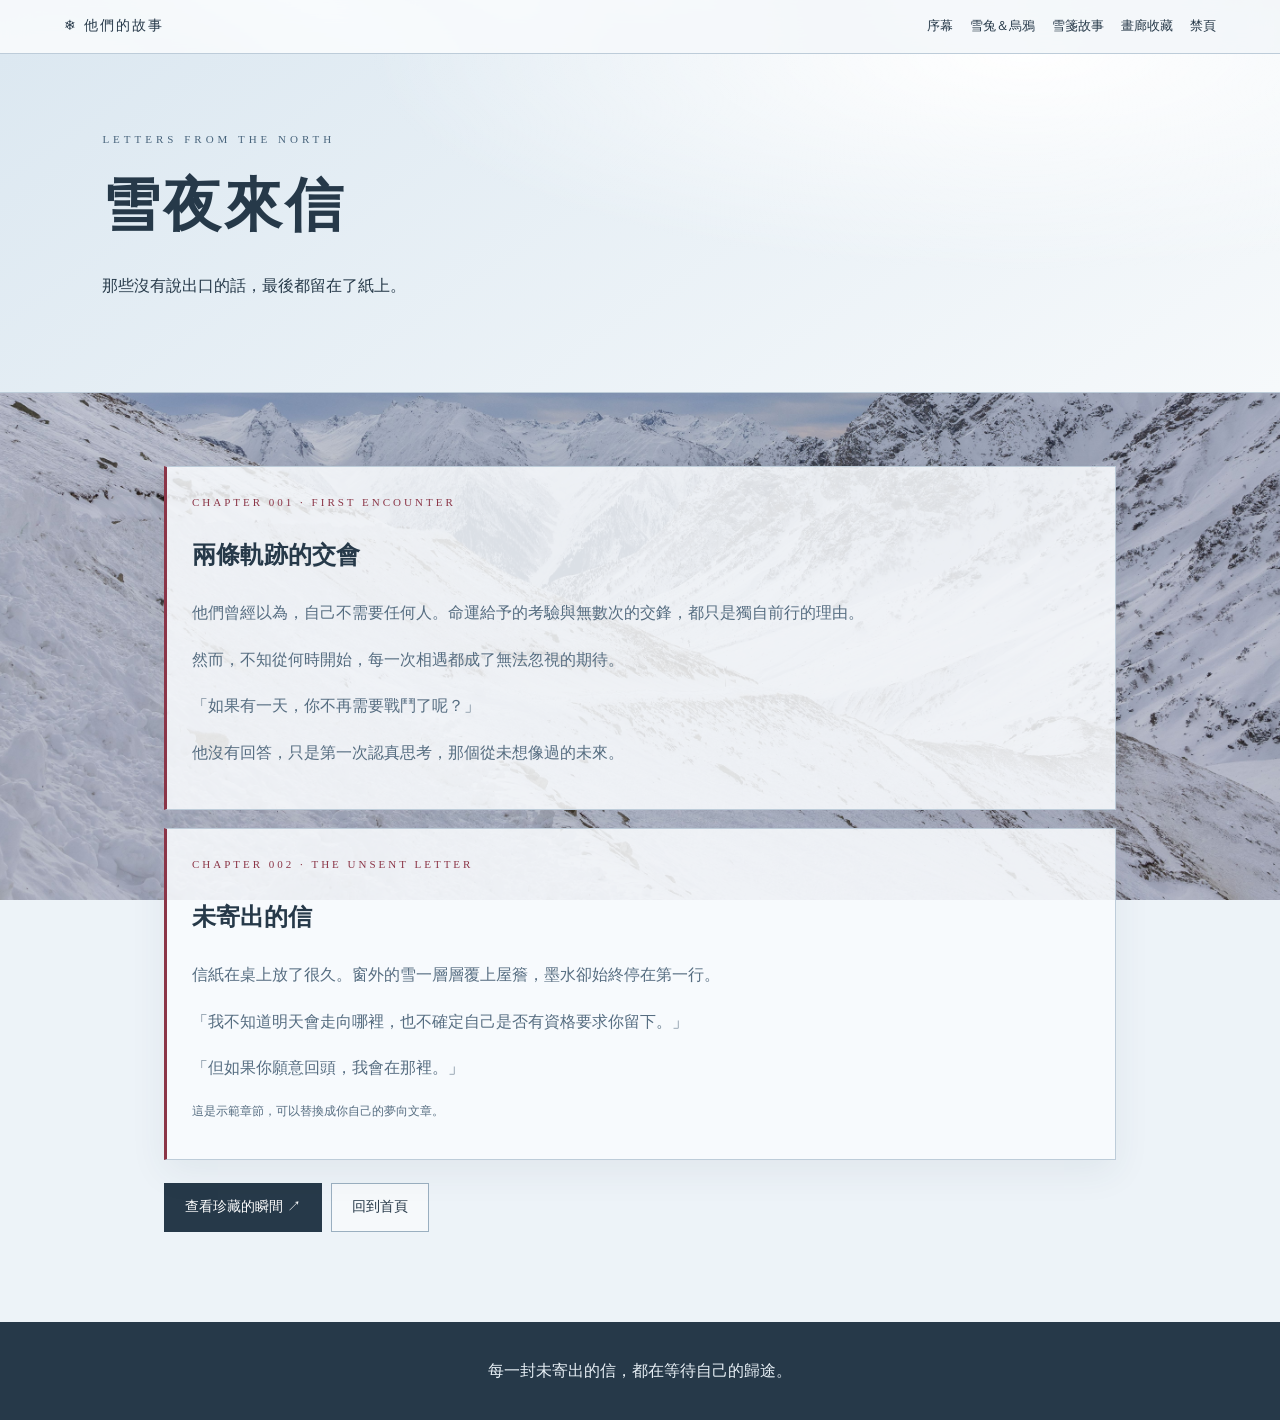
<file: stories.html>
<!DOCTYPE html>
<html lang="zh-Hant">
<head>
<meta charset="UTF-8">
<meta name="viewport" content="width=device-width, initial-scale=1">
<title>冬日紀事｜烏鴉 & 雪兔</title>
<link rel="stylesheet" href="style.css">
</head>
<body>
<header class="site-header">
  <a class="logo" href="home.html" target="siteFrame">❄ 他們的故事</a> 
<nav class="site-nav" aria-label="主要導覽">
  <a href="home.html" target="siteFrame">序幕</a>
  <a href="characters.html" target="siteFrame">雪兔＆烏鴉</a>
  <a href="stories.html" target="siteFrame">雪箋故事</a>
  <a href="gallery.html" target="siteFrame">畫廊收藏</a>
  <a href="secret.html" target="_top">禁頁</a>
</nav>
</header>

<section class="page-banner">
  <div class="eyebrow">LETTERS FROM THE NORTH</div>
  <h1>雪夜來信</h1>
  <p>那些沒有說出口的話，最後都留在了紙上。</p>
</section>

<main class="content">
  <article class="card story-card">
    <div class="card-label">CHAPTER 001 · FIRST ENCOUNTER</div>
    <h2>兩條軌跡的交會</h2>
    <p>他們曾經以為，自己不需要任何人。命運給予的考驗與無數次的交鋒，都只是獨自前行的理由。</p>
    <p>然而，不知從何時開始，每一次相遇都成了無法忽視的期待。</p>
    <p>「如果有一天，你不再需要戰鬥了呢？」</p>
    <p>他沒有回答，只是第一次認真思考，那個從未想像過的未來。</p>
  </article>

  <article class="card story-card">
    <div class="card-label">CHAPTER 002 · THE UNSENT LETTER</div>
    <h2>未寄出的信</h2>
    <p>信紙在桌上放了很久。窗外的雪一層層覆上屋簷，墨水卻始終停在第一行。</p>
    <p>「我不知道明天會走向哪裡，也不確定自己是否有資格要求你留下。」</p>
    <p>「但如果你願意回頭，我會在那裡。」</p>
    <p class="small">這是示範章節，可以替換成你自己的夢向文章。</p>
  </article>

  <a class="btn" href="gallery.html" target="siteFrame">查看珍藏的瞬間 ↗</a>
  <a class="btn btn-outline" href="home.html" target="siteFrame">回到首頁</a>
</main>

<footer><p>每一封未寄出的信，都在等待自己的歸途。</p></footer>
  <script src="protection.js"></script>
</body>
</html>
</file>
<file: style.css>
:root {
  --ink: #263949;
  --blue: #48647c;
  --muted: #71869a;
  --ice: #e8f0f6;
  --paper: rgba(250, 252, 254, .86);
  --line: #bdccd9;
  --wine: #8b3547;
}

* { box-sizing: border-box; }

html {
  scroll-behavior: smooth;
}

body {
  margin: 0;
  color: var(--ink);
  background: #e8eef3;
  font-family: Georgia, "Noto Serif TC", serif;
  line-height: 1.9;
}

a { color: inherit; text-decoration: none; }

.site-header {
  position: sticky;
  top: 0;
  z-index: 30;
  display: flex;
  justify-content: space-between;
  align-items: center;
  flex-wrap: wrap;
  gap: 12px;
  padding: 13px 5%;
  background: rgba(248, 251, 253, .94);
  border-bottom: 1px solid var(--line);
  backdrop-filter: blur(14px);
}

.logo {
  font-size: 14px;
  letter-spacing: 2px;
  color: var(--ink);
}

.site-nav {
  display: flex;
  flex-wrap: wrap;
  gap: 17px;
  font-size: 13px;
}

.site-nav a:hover,
.site-nav a[aria-current="page"] {
  color: var(--wine);
}

.hero {
  position: relative;
  isolation: isolate;
  display: grid;
  grid-template-columns: 1fr .88fr;
  align-items: center;
  gap: clamp(25px, 5vw, 72px);
  min-height: 82vh;
  padding: 75px 8%;
  overflow: hidden;
  background:
    radial-gradient(ellipse at 75% 25%, #fff 0%, transparent 32%),
    linear-gradient(150deg, #edf4f9, #c9d9e6 55%, #e9eff4);
}

.hero::before {
  content: "";
  position: absolute;
  z-index: -1;
  inset: 0;
  opacity: .45;
  background:
    linear-gradient(180deg, transparent 55%, #f8fbfd 100%);
}

.hero-copy {
  position: relative;
  z-index: 2;
  max-width: 620px;
  animation: reveal 1s ease both;
}

.eyebrow {
  color: var(--blue);
  font-size: 11px;
  letter-spacing: 4px;
}

h1 {
  font-size: clamp(40px, 6vw, 70px);
  line-height: 1.35;
  letter-spacing: 3px;
  margin: 18px 0 25px;
}

.hero-quote {
  font-size: clamp(16px, 1.8vw, 20px);
  margin: 22px 0;
}

.hero-description {
  color: #536a7e;
  margin: 22px 0 30px;
}

.art-card {
  position: relative;
  z-index: 2;
  padding: 12px;
  background: rgba(255,255,255,.76);
  border: 1px solid white;
  box-shadow: 0 24px 65px rgba(43, 65, 84, .18);
  transform: rotate(1.5deg);
  transition: transform .4s, box-shadow .4s;
}

.art-card:hover {
  transform: rotate(0deg) translateY(-6px);
  box-shadow: 0 30px 75px rgba(43, 65, 84, .23);
}

.art-frame {
  min-height: 250px;
  aspect-ratio: 4 / 5;
  overflow: hidden;
  background:
    radial-gradient(ellipse at 50% 35%, white, transparent 65%),
    linear-gradient(145deg, #f8fbfd, #c9d9e6);
}

.art-frame img {
  display: block;
  width: 100%;
  height: 100%;
  min-height: 250px;
  object-fit: cover;
}

.art-caption {
  padding: 12px 5px 5px;
}

.art-caption h2 {
  margin: 0;
  font-size: 19px;
}

.art-caption p {
  margin: 4px 0 0;
  color: var(--muted);
  font-size: 12px;
}

.btn {
  display: inline-block;
  padding: 10px 20px;
  margin: 5px 5px 5px 0;
  color: white;
  background: var(--ink);
  border: 1px solid var(--ink);
  font: inherit;
  font-size: 14px;
  cursor: pointer;
  transition: .25s;
}

.btn:hover {
  background: var(--blue);
  transform: translateY(-2px);
}

.btn-outline {
  color: var(--ink);
  background: rgba(255,255,255,.5);
  border-color: #9aafc0;
}

.btn-outline:hover {
  color: white;
  background: var(--blue);
}

.page-banner {
  position: relative;
  overflow: hidden;
  padding: 75px 8%;
  background:
    radial-gradient(ellipse at 80% 0%, white, transparent 45%),
    linear-gradient(145deg, #dce8f1, #f6f9fb);
  border-bottom: 1px solid var(--line);
}

.page-banner h1 {
  font-size: clamp(35px, 5vw, 58px);
}

.content {
  width: min(1000px, 100%);
  margin: auto;
  padding: 55px 24px 85px;
}

.section-heading {
  display: flex;
  flex-wrap: wrap;
  align-items: baseline;
  gap: 13px;
  margin-bottom: 22px;
}

.section-number {
  color: var(--wine);
  font-size: 24px;
  font-style: italic;
}

h2, h3 { color: var(--ink); }

.grid {
  display: grid;
  grid-template-columns: repeat(2, minmax(0, 1fr));
  gap: 20px;
}

.card {
  padding: 25px;
  background: var(--paper);
  border: 1px solid var(--line);
  box-shadow: 0 12px 35px rgba(43,65,84,.07);
  transition: transform .3s, border-color .3s;
}

.card:hover {
  transform: translateY(-4px);
  border-color: #829bb0;
}

.card-label {
  color: var(--wine);
  font-size: 11px;
  letter-spacing: 3px;
}

.card p { color: #566d81; }

.story-card {
  margin: 18px 0;
  border-left: 3px solid #8b3547;
}

.gallery-image {
  display: block;
  width: 100%;
  aspect-ratio: 4 / 3;
  object-fit: cover;
  background: #dbe6ee;
}

.dialogue-box {
  min-height: 80px;
  padding: 20px;
  color: var(--ink);
  background: #f8fbfd;
  border-left: 3px solid var(--wine);
  margin-bottom: 16px;
}

input {
  width: min(100%, 420px);
  padding: 12px;
  border: 1px solid #aebfce;
  background: #f9fbfd;
  font: inherit;
}

.ice-scene {
  position: absolute;
  inset: auto 0 0;
  width: 100%;
  height: 35%;
  z-index: -1;
  opacity: .42;
  pointer-events: none;
}

.ice-scene .far { fill: #a9bfd0; }
.ice-scene .near { fill: #718da4; }
.ice-scene .snow { fill: #f8fbfd; }

footer {
  padding: 30px 20px;
  text-align: center;
  color: #e8f0f6;
  background: #263949;
}

footer p { margin: 4px; }

.small {
  font-size: 12px;
  color: var(--muted);
}

@keyframes reveal {
  from { opacity: 0; transform: translateY(16px); }
  to { opacity: 1; transform: translateY(0); }
}

@media (max-width: 760px) {
  .hero {
    grid-template-columns: 1fr;
    padding: 55px 7%;
  }

  .art-card {
    width: min(100%, 440px);
    margin: 10px auto 20px;
  }

  .grid { grid-template-columns: 1fr; }

  .site-header { align-items: flex-start; }
  .site-nav { gap: 10px; }
  .page-banner { padding: 55px 7%; }
}

@media (prefers-reduced-motion: reduce) {
  *, *::before, *::after {
    animation: none !important;
    transition: none !important;
    scroll-behavior: auto !important;
  }
}

/* ===== 烏鴉與雪兔：冰封檔案室首頁 ===== */

.archive-home {
  background: #e9f0f5;
  color: #25394a;
}

.archive-hero {
  position: relative;
  isolation: isolate;
  min-height: 88vh;
  display: flex;
  align-items: flex-end;
  padding: 90px 8% 85px;
  overflow: hidden;
  background:
    linear-gradient(
      0deg,
      rgba(16, 31, 45, .94) 0%,
      rgba(22, 40, 55, .62) 42%,
      rgba(30, 49, 65, .12) 100%
    ),
    url("images/winter-palace.jpg") center 45% / cover no-repeat,
    linear-gradient(145deg, #cbdbe7, #526c83);
}

.archive-hero::after {
  content: "SNEZHNAYA";
  position: absolute;
  z-index: -1;
  top: 25px;
  right: -15px;
  color: rgba(255,255,255,.12);
  font-size: clamp(55px, 12vw, 160px);
  letter-spacing: 10px;
  writing-mode: vertical-rl;
  pointer-events: none;
}

.archive-hero-inner {
  width: min(780px, 100%);
  color: #f4f8fb;
}

.archive-kicker {
  color: #c3d7e6;
  font-size: 11px;
  letter-spacing: 5px;
}

.archive-hero h1 {
  margin: 20px 0;
  color: #f7fafc;
  font-size: clamp(42px, 8vw, 88px);
  line-height: 1.25;
  letter-spacing: 5px;
  text-shadow: 0 3px 25px rgba(0,0,0,.18);
}

.archive-quote {
  max-width: 680px;
  padding-left: 18px;
  border-left: 2px solid #b6cbdc;
  color: #edf4f9;
  font-size: clamp(16px, 2vw, 21px);
}

.archive-description {
  max-width: 650px;
  color: #c7d7e4;
  margin: 24px 0 30px;
}

.archive-stamp {
  display: inline-block;
  margin-bottom: 25px;
  padding: 5px 10px;
  border: 1px solid rgba(220,235,246,.45);
  color: #d7e6f1;
  font-size: 10px;
  letter-spacing: 3px;
}

.archive-links {
  display: grid;
  grid-template-columns: repeat(3, minmax(0, 1fr));
  gap: 12px;
}

.archive-link {
  display: block;
  padding: 20px;
  color: #edf4f9;
  background: #24394c;
  border: 1px solid #526b80;
  transition: .25s;
}

.archive-link:hover {
  background: #3b566d;
  transform: translateY(-4px);
}

.archive-link small {
  display: block;
  margin-bottom: 8px;
  color: #b9ccdb;
  letter-spacing: 2px;
}

.archive-link strong {
  font-size: 16px;
  font-weight: normal;
}

.archive-gallery {
  max-width: 1100px;
  margin: auto;
  padding: 75px 24px;
}

.archive-gallery-heading {
  margin-bottom: 30px;
}

.archive-gallery-heading h2 {
  font-size: clamp(28px, 4vw, 42px);
  letter-spacing: 3px;
}

.archive-gallery-heading p {
  color: #637b90;
}

.archive-art-grid {
  display: grid;
  grid-template-columns: 1.1fr .9fr;
  gap: 20px;
  align-items: start;
}

.archive-art {
  padding: 12px;
  background: #f9fbfd;
  border: 1px solid #c4d2de;
  box-shadow: 0 15px 35px rgba(37,57,74,.09);
}

.archive-art:nth-child(2) {
  margin-top: 55px;
}

.archive-art img {
  display: block;
  width: 100%;
  aspect-ratio: 4 / 5;
  object-fit: cover;
  background: #d6e3ec;
}

.archive-art figcaption {
  padding: 15px 5px 8px;
}

.archive-art figcaption small {
  color: #8b3547;
  letter-spacing: 2px;
}

.archive-art figcaption h3 {
  margin: 7px 0;
}

.archive-art figcaption p {
  color: #637b90;
  font-size: 13px;
}

.archive-endnote {
  padding: 45px 20px;
  text-align: center;
  color: #dce8f1;
  background: #243747;
}

@media (max-width: 700px) {
  .archive-hero {
    min-height: 78vh;
    padding: 65px 7%;
  }

  .archive-links {
    grid-template-columns: 1fr;
  }

  .archive-art-grid {
    grid-template-columns: 1fr;
  }

  .archive-art:nth-child(2) {
    margin-top: 0;
  }
}
/* ===== 烏鴉與雪兔｜冰雪文學字體美化 ===== */

/* 首頁第一段：優雅的古典題詞 */
.hero-quote {
  font-family: "Noto Serif TC", "Songti TC", "PMingLiU", serif;
  font-size: clamp(20px, 1.8vw, 27px);
  font-weight: 400;
  line-height: 2;
  letter-spacing: 0.06em;
  color: #29465f;
  text-shadow: 0 1px 2px rgba(255, 255, 255, 0.3);
  margin-bottom: 24px;
}

/* 首頁第二段：清冷的冬日手札 */
.hero-description {
  font-family: "Noto Serif TC", "Songti TC", "PMingLiU", serif;
  font-size: clamp(15px, 1.15vw, 18px);
  font-weight: 400;
  line-height: 2.2;
  letter-spacing: 0.08em;
  color: #64829c;
  margin-top: 12px;
  margin-bottom: 30px;
}

/* 手機版字體調整 */
@media (max-width: 600px) {
  .hero-quote {
    font-size: 18px;
    letter-spacing: 0.03em;
  }

  .hero-description {
    font-size: 14px;
    letter-spacing: 0.04em;
  }
}

/* ===== 烏鴉與雪兔｜淡色冰雪背景 ===== */

body {
  background-color: #edf3f8;
  background-image: url("./images/yuki.jpg") !important;
  background-size: cover !important;
  background-position: center !important;
  background-repeat: no-repeat !important;
  background-attachment: fixed;
}

/* 讓首頁內容保持清晰 */
.hero {
  background-color: transparent;
}

/* 照片卡片與觀測紀錄維持清透的冰雪質感 */
.observation-card,
.character-card {
  background-color: rgba(250, 252, 255, 0.88);
  backdrop-filter: blur(5px);
  -webkit-backdrop-filter: blur(5px);
}

/* 手機版背景 */
@media (max-width: 768px) {
  body {
    background-attachment: scroll;
    background-position: center center;
  }
}
/* ===== 首頁專用：雪山背景 ===== */

body:has(.hero) {
  background-image:
    linear-gradient(
      rgba(239, 245, 250, 0.76),
      rgba(239, 245, 250, 0.76)
    ),
    url("./images/yuki.jpg") !important;
  background-size: cover !important;
  background-position: center center !important;
  background-repeat: no-repeat !important;
  background-attachment: fixed !important;
}

/* 首頁主視覺保持透明，讓雪山透出來 */
.hero {
  background: transparent !important;
  background-image: none !important;
}

/* ===== 烏鴉與雪兔：首頁雪山背景修正 ===== */

/* ===== 首頁雪山背景：統一設定 ===== */
body:has(.hero) {
  background-color: #edf3f8 !important;
  background-image:
    linear-gradient(
      rgba(239, 245, 250, 0.38),
      rgba(239, 245, 250, 0.38)
    ),
    url("./images/yuki.jpg") !important;
  background-size: cover !important;
  background-position: center center !important;
  background-repeat: no-repeat !important;
  background-attachment: fixed !important;
}

body:has(.hero) .hero {
  background: transparent !important;
  background-image: none !important;
}

}
/* ===== 角色卡片外側懸浮相框 ===== */

.grid {
  overflow: visible;
}

.card {
  position: relative;
  overflow: visible;
}

.floating-portrait {
  position: absolute;
  z-index: 5;
  width: 190px;
  height: 245px;
  padding: 9px;
  background: rgba(255, 255, 255, 0.96);
  border: 1px solid #c7d6e2;
  box-shadow: 0 12px 30px rgba(45, 67, 85, 0.18);
  transition: transform 0.4s ease;
}

.floating-portrait img {
  display: block;
  width: 100%;
  height: 100%;
  object-fit: cover;
}


/* 多托雷：放大並往左移 */
.portrait-raven {
  top: -120px;
  right: 5px;
  width: 220px;
  height: 285px;
  transform: rotate(-3deg);
}

/* 米露西亞：放大並往左移 */
.portrait-hare {
  top: -120px;
  right: 5px;
  width: 220px;
  height: 285px;
  transform: rotate(3deg);
}

.portrait-raven:hover,
.portrait-hare:hover {
  transform: rotate(0deg) scale(1.05);
}

@media (max-width: 700px) {
  .floating-portrait {
    width: 125px;
    height: 165px;
    right: -12px;
    top: -85px;
  }
}

/* ===== ORIGINAL WORK COPYRIGHT ===== */

.copyright-notice {
  width: min(92%, 1100px);
  margin: 70px auto 35px;
  padding: 24px 30px 18px;
  box-sizing: border-box;
  background: #eaf1f6;
  border-radius: 15px;
  color: #526f87;
  text-align: center;
  line-height: 1.9;
}

.copyright-notice h3 {
  margin: 0 0 18px;
  color: #405d76;
  font-size: 19px;
  letter-spacing: 1px;
}

.copyright-divider {
  width: 100%;
  height: 1px;
  background: #b8ccdc;
  margin: 0 auto 18px;
}

.copyright-notice p {
  margin: 8px 0;
  font-size: 15px;
}

.copyright-notice .copyright-heading {
  color: #526f87;
  font-size: 17px;
  font-weight: 600;
  margin-bottom: 12px;
}

.copyright-notice small {
  display: block;
  margin-top: 10px;
  color: #829db3;
  font-size: 13px;
}

@media (max-width: 700px) {
  .copyright-notice {
    width: 94%;
    padding: 20px 16px;
    margin-top: 45px;
  }

  .copyright-notice p {
    font-size: 13px;
  }
}
</file>
